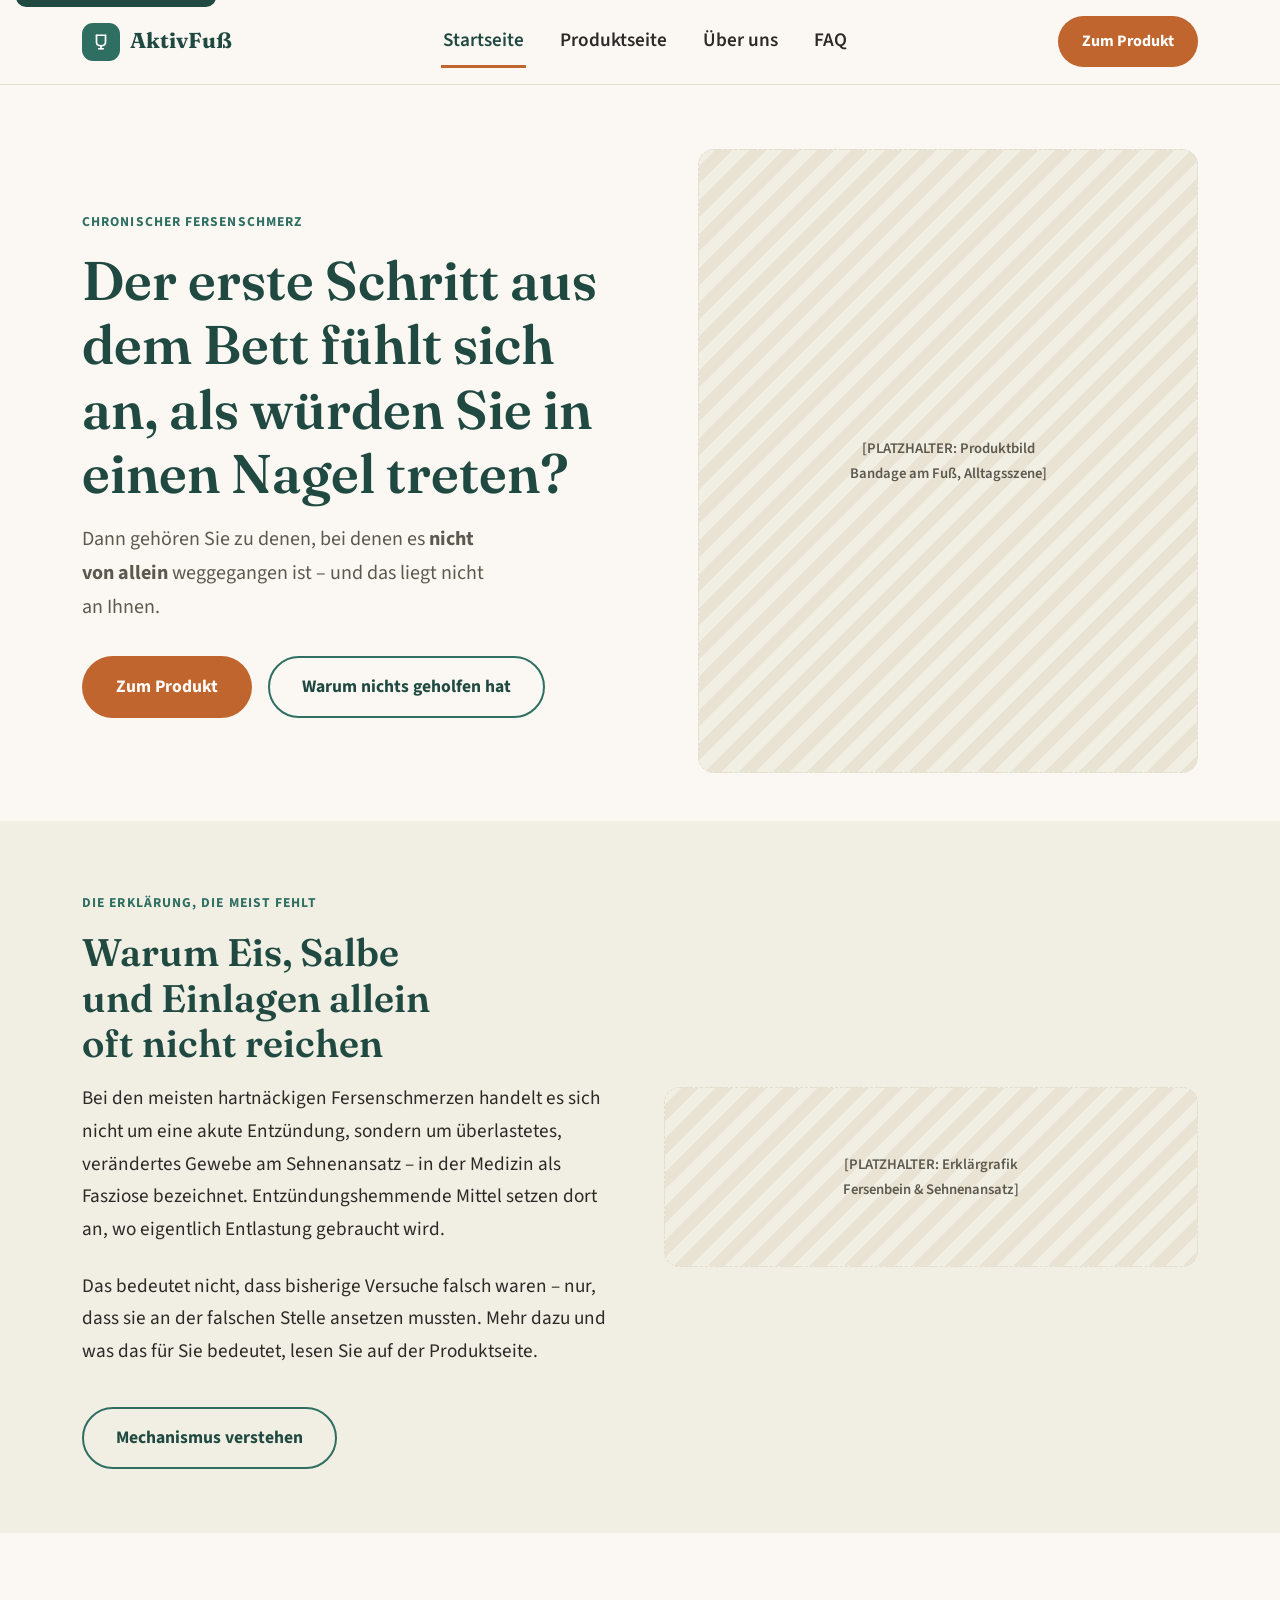
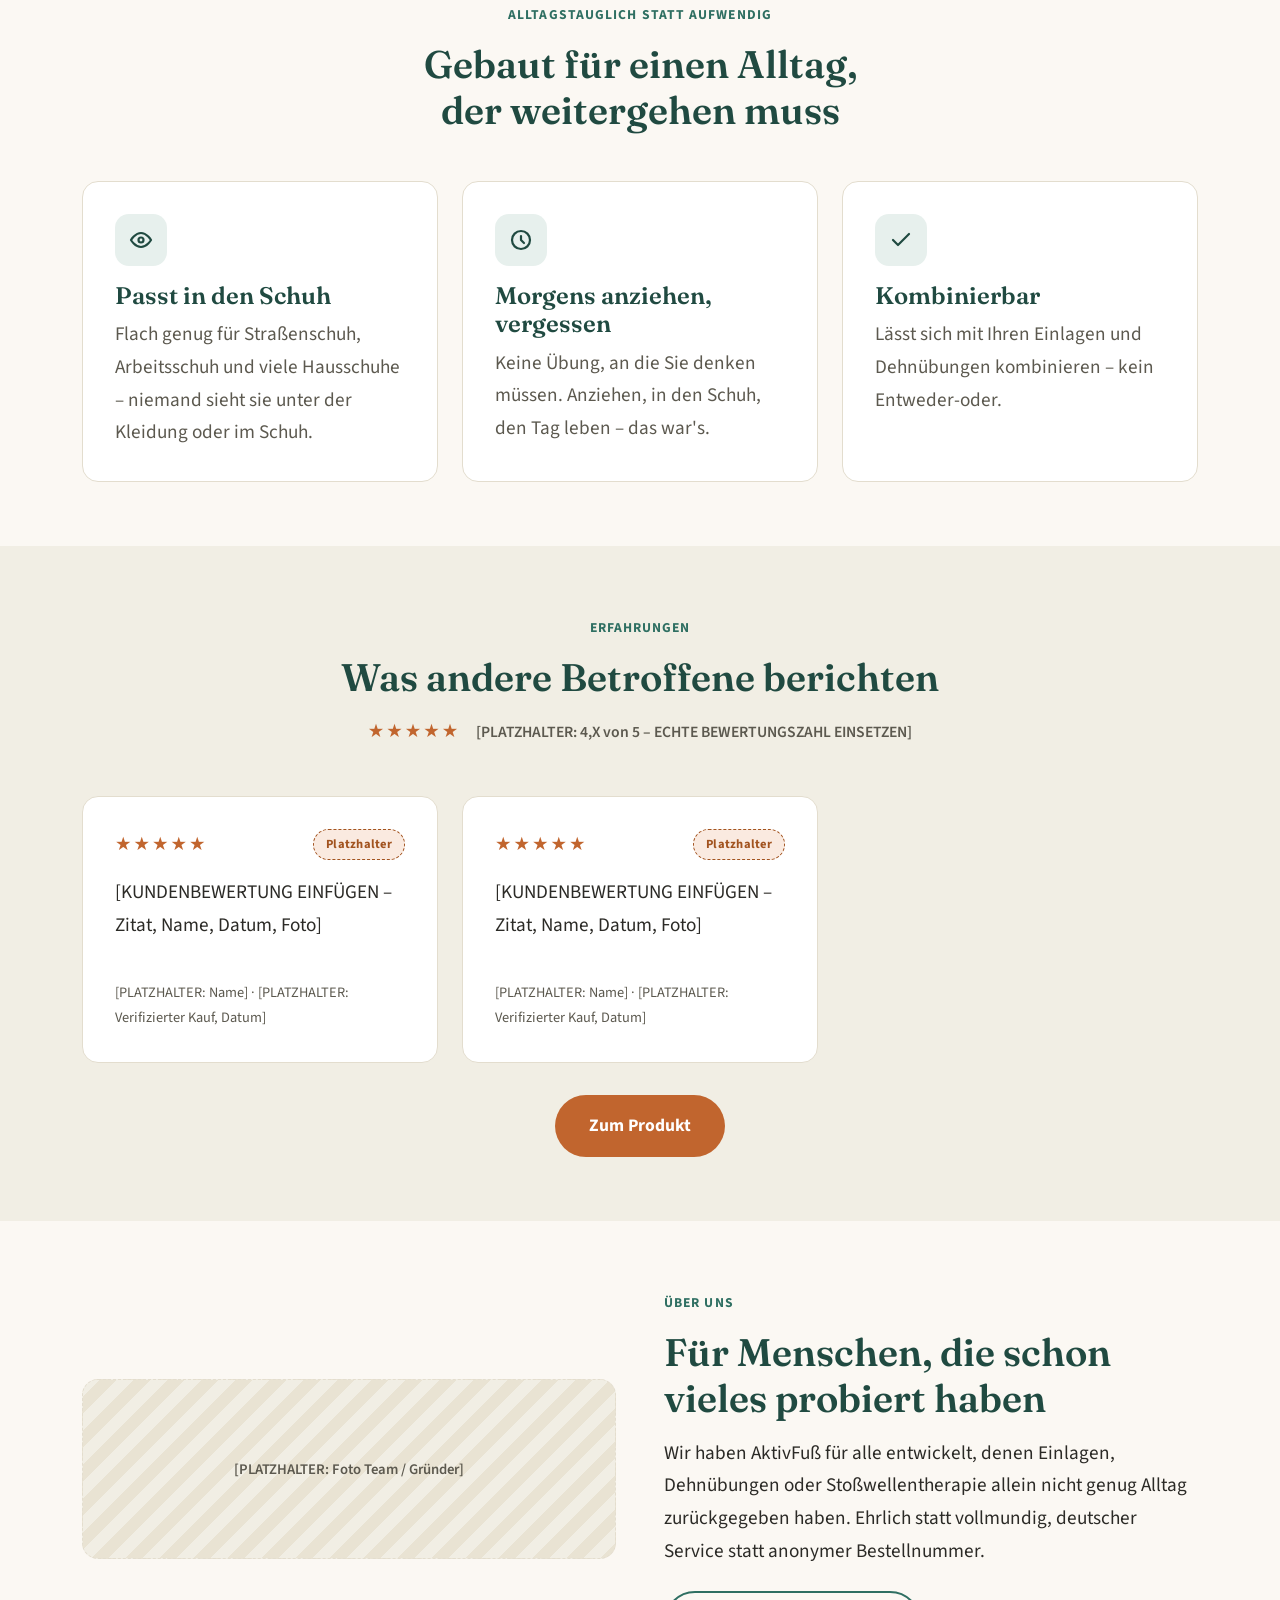
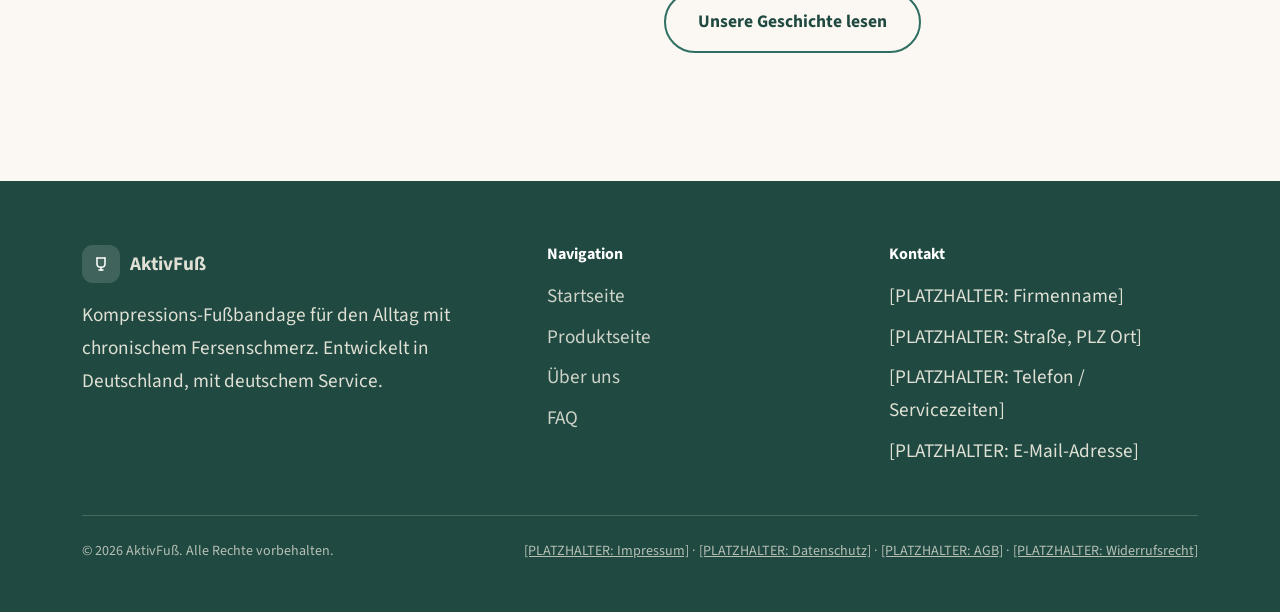
<file: index.html>
<!doctype html>
<html lang="de">
<head>
  <meta charset="utf-8">
  <meta name="viewport" content="width=device-width, initial-scale=1, viewport-fit=cover">
  <title>AktivFuß Fersen-Bandage – Entlastung bei chronischem Fersenschmerz</title>
  <meta name="description" content="Kompressions-Fußbandage für Menschen mit chronischem Fersenschmerz und Plantarfasziitis. Täglich tragbar, im Schuh unsichtbar, deutscher Service.">
  <link rel="preconnect" href="https://fonts.googleapis.com">
  <link rel="preconnect" href="https://fonts.gstatic.com" crossorigin>
  <link href="https://fonts.googleapis.com/css2?family=Fraunces:wght@500;600;700&family=Source+Sans+3:wght@400;600;700&display=swap" rel="stylesheet">
  <link rel="stylesheet" href="styles.css">
</head>
<body>
  <a class="skip-link" href="#main">Zum Inhalt springen</a>

  <!-- ============ HEADER (identisch auf allen Seiten) ============ -->
  <header class="site-header">
    <div class="container nav">
      <a class="brand" href="index.html">
        <span class="brand-mark">
          <svg width="18" height="18" viewBox="0 0 24 24" fill="none" stroke="#fff" stroke-width="2.3" stroke-linecap="round"><path d="M6 3v9c0 3 2 5 6 5s6-2 6-5V3"/><path d="M6 3h12"/><path d="M9 21h6"/><path d="M12 17v4"/></svg>
        </span>
        AktivFuß
      </a>
      <nav class="nav-list" aria-label="Hauptnavigation">
        <a class="nav-link is-active" href="index.html" aria-current="page">Startseite</a>
        <a class="nav-link" href="produkt.html">Produktseite</a>
        <a class="nav-link" href="ueber-uns.html">Über uns</a>
        <a class="nav-link" href="faq.html">FAQ</a>
      </nav>
      <div class="nav-right">
        <a class="btn btn-primary btn-small desktop-only" href="produkt.html">Zum Produkt</a>
        <button class="nav-toggle" aria-label="Menü öffnen" aria-expanded="false" aria-controls="off-canvas-menu">
          <svg width="22" height="22" viewBox="0 0 24 24" fill="none" stroke="currentColor" stroke-width="2.3" stroke-linecap="round"><path d="M4 7h16M4 12h16M4 17h16"/></svg>
        </button>
      </div>
    </div>
  </header>

  <div class="off-canvas" id="off-canvas-menu" data-open="false">
    <div class="off-canvas-backdrop"></div>
    <div class="off-canvas-panel" role="dialog" aria-modal="true" aria-label="Menü">
      <button class="off-canvas-close" aria-label="Menü schließen">
        <svg width="22" height="22" viewBox="0 0 24 24" fill="none" stroke="currentColor" stroke-width="2.3" stroke-linecap="round"><path d="M6 6l12 12M18 6L6 18"/></svg>
      </button>
      <ul class="off-canvas-list">
        <li><a class="is-active" href="index.html">Startseite</a></li>
        <li><a href="produkt.html">Produktseite</a></li>
        <li><a href="ueber-uns.html">Über uns</a></li>
        <li><a href="faq.html">FAQ</a></li>
      </ul>
      <a class="btn btn-primary btn-block" href="produkt.html">Zum Produkt</a>
    </div>
  </div>
  <!-- ============ /HEADER ============ -->

  <main id="main">

    <!-- 1. Hero: Glied 1+2 der Glaubenskette -->
    <section class="hero">
      <div class="container hero-grid">
        <div>
          <span class="eyebrow">Chronischer Fersenschmerz</span>
          <h1>Der erste Schritt aus dem Bett fühlt sich an, als würden Sie in einen Nagel treten?</h1>
          <p class="hero-lede">Dann gehören Sie zu denen, bei denen es <strong>nicht von allein</strong> weggegangen ist – und das liegt nicht an Ihnen.</p>
          <div class="hero-ctas">
            <a href="produkt.html" class="btn btn-primary">Zum Produkt</a>
            <a href="#warum" class="btn btn-secondary">Warum nichts geholfen hat</a>
          </div>
        </div>
        <div class="img-placeholder" role="img" aria-label="[PLATZHALTER: Produktbild – AktivFuß Bandage am Fuß, ruhige Alltagssituation]">
          [PLATZHALTER: Produktbild<br>Bandage am Fuß, Alltagsszene]
        </div>
      </div>
    </section>

    <!-- 2. Warum nichts geholfen hat – Fasziose-Reframe (Glied 2) -->
    <section id="warum" class="section section--alt">
      <div class="container split">
        <div>
          <span class="eyebrow">Die Erklärung, die meist fehlt</span>
          <h2>Warum Eis, Salbe und Einlagen allein oft nicht reichen</h2>
          <p>Bei den meisten hartnäckigen Fersenschmerzen handelt es sich nicht um eine akute Entzündung, sondern um überlastetes, verändertes Gewebe am Sehnenansatz – in der Medizin als Fasziose bezeichnet. Entzündungshemmende Mittel setzen dort an, wo eigentlich Entlastung gebraucht wird.</p>
          <p>Das bedeutet nicht, dass bisherige Versuche falsch waren – nur, dass sie an der falschen Stelle ansetzen mussten. Mehr dazu und was das für Sie bedeutet, lesen Sie auf der Produktseite.</p>
          <a href="produkt.html#mechanismus" class="btn btn-secondary" style="margin-top: var(--space-2);">Mechanismus verstehen</a>
        </div>
        <div class="img-placeholder" role="img" aria-label="[PLATZHALTER: Illustration Sehnenansatz Ferse]">
          [PLATZHALTER: Erklärgrafik<br>Fersenbein &amp; Sehnenansatz]
        </div>
      </div>
    </section>

    <!-- 3. Die Bandage im Alltag – 3 Kacheln -->
    <section class="section">
      <div class="container">
        <div class="section-head center">
          <span class="eyebrow">Alltagstauglich statt aufwendig</span>
          <h2>Gebaut für einen Alltag, der weitergehen muss</h2>
        </div>
        <div class="tile-grid">
          <div class="tile">
            <div class="tile-icon">
              <svg width="24" height="24" viewBox="0 0 24 24" fill="none" stroke="currentColor" stroke-width="2.2" stroke-linecap="round" stroke-linejoin="round"><path d="M2 12s4-7 10-7 10 7 10 7-4 7-10 7-10-7-10-7Z"/><circle cx="12" cy="12" r="2.5"/></svg>
            </div>
            <h3>Passt in den Schuh</h3>
            <p>Flach genug für Straßenschuh, Arbeitsschuh und viele Hausschuhe – niemand sieht sie unter der Kleidung oder im Schuh.</p>
          </div>
          <div class="tile">
            <div class="tile-icon">
              <svg width="24" height="24" viewBox="0 0 24 24" fill="none" stroke="currentColor" stroke-width="2.2" stroke-linecap="round" stroke-linejoin="round"><path d="M12 8v4l3 3"/><circle cx="12" cy="12" r="9"/></svg>
            </div>
            <h3>Morgens anziehen, vergessen</h3>
            <p>Keine Übung, an die Sie denken müssen. Anziehen, in den Schuh, den Tag leben – das war's.</p>
          </div>
          <div class="tile">
            <div class="tile-icon">
              <svg width="24" height="24" viewBox="0 0 24 24" fill="none" stroke="currentColor" stroke-width="2.2" stroke-linecap="round" stroke-linejoin="round"><path d="M20 6 9 17l-5-5"/></svg>
            </div>
            <h3>Kombinierbar</h3>
            <p>Lässt sich mit Ihren Einlagen und Dehnübungen kombinieren – kein Entweder-oder.</p>
          </div>
        </div>
      </div>
    </section>

    <!-- 4. Social-Proof-Teaser -->
    <section class="section section--alt">
      <div class="container">
        <div class="section-head center">
          <span class="eyebrow">Erfahrungen</span>
          <h2>Was andere Betroffene berichten</h2>
          <div class="rating-line" style="justify-content:center;">
            <span class="stars" aria-hidden="true">★★★★★</span>
            <span>[PLATZHALTER: 4,X von 5 – ECHTE BEWERTUNGSZAHL EINSETZEN]</span>
          </div>
        </div>
        <div class="testimonial-grid">
          <div class="testimonial-card">
            <div class="testimonial-top">
              <span class="stars" aria-hidden="true">★★★★★</span>
              <span class="placeholder-tag">Platzhalter</span>
            </div>
            <p class="testimonial-quote">[KUNDENBEWERTUNG EINFÜGEN – Zitat, Name, Datum, Foto]</p>
            <p class="testimonial-meta">[PLATZHALTER: Name] · [PLATZHALTER: Verifizierter Kauf, Datum]</p>
          </div>
          <div class="testimonial-card">
            <div class="testimonial-top">
              <span class="stars" aria-hidden="true">★★★★★</span>
              <span class="placeholder-tag">Platzhalter</span>
            </div>
            <p class="testimonial-quote">[KUNDENBEWERTUNG EINFÜGEN – Zitat, Name, Datum, Foto]</p>
            <p class="testimonial-meta">[PLATZHALTER: Name] · [PLATZHALTER: Verifizierter Kauf, Datum]</p>
          </div>
        </div>
        <div style="text-align:center; margin-top: var(--space-4);">
          <a href="produkt.html" class="btn btn-primary">Zum Produkt</a>
        </div>
      </div>
    </section>

    <!-- 5. Über-uns-Teaser -->
    <section class="section">
      <div class="container split reverse">
        <div class="split-media img-placeholder" role="img" aria-label="[PLATZHALTER: Team- oder Gründerfoto]">
          [PLATZHALTER: Foto Team / Gründer]
        </div>
        <div>
          <span class="eyebrow">Über uns</span>
          <h2>Für Menschen, die schon vieles probiert haben</h2>
          <p>Wir haben AktivFuß für alle entwickelt, denen Einlagen, Dehnübungen oder Stoßwellentherapie allein nicht genug Alltag zurückgegeben haben. Ehrlich statt vollmundig, deutscher Service statt anonymer Bestellnummer.</p>
          <a href="ueber-uns.html" class="btn btn-secondary">Unsere Geschichte lesen</a>
        </div>
      </div>
    </section>

  </main>

  <!-- ============ FOOTER (identisch auf allen Seiten) ============ -->
  <footer class="site-footer">
    <div class="container">
      <div class="footer-grid">
        <div>
          <div class="footer-brand">
            <span class="brand-mark">
              <svg width="16" height="16" viewBox="0 0 24 24" fill="none" stroke="#fff" stroke-width="2.3" stroke-linecap="round"><path d="M6 3v9c0 3 2 5 6 5s6-2 6-5V3"/><path d="M6 3h12"/><path d="M9 21h6"/><path d="M12 17v4"/></svg>
            </span>
            <strong>AktivFuß</strong>
          </div>
          <p>Kompressions-Fußbandage für den Alltag mit chronischem Fersenschmerz. Entwickelt in Deutschland, mit deutschem Service.</p>
        </div>
        <div>
          <h4>Navigation</h4>
          <ul>
            <li><a href="index.html">Startseite</a></li>
            <li><a href="produkt.html">Produktseite</a></li>
            <li><a href="ueber-uns.html">Über uns</a></li>
            <li><a href="faq.html">FAQ</a></li>
          </ul>
        </div>
        <div>
          <h4>Kontakt</h4>
          <ul>
            <li>[PLATZHALTER: Firmenname]</li>
            <li>[PLATZHALTER: Straße, PLZ Ort]</li>
            <li>[PLATZHALTER: Telefon / Servicezeiten]</li>
            <li>[PLATZHALTER: E-Mail-Adresse]</li>
          </ul>
        </div>
      </div>
      <div class="footer-bottom">
        <span>© 2026 AktivFuß. Alle Rechte vorbehalten.</span>
        <span><a href="#">[PLATZHALTER: Impressum]</a> · <a href="#">[PLATZHALTER: Datenschutz]</a> · <a href="#">[PLATZHALTER: AGB]</a> · <a href="#">[PLATZHALTER: Widerrufsrecht]</a></span>
      </div>
    </div>
  </footer>

  <script src="script.js"></script>
</body>
</html>
</file>
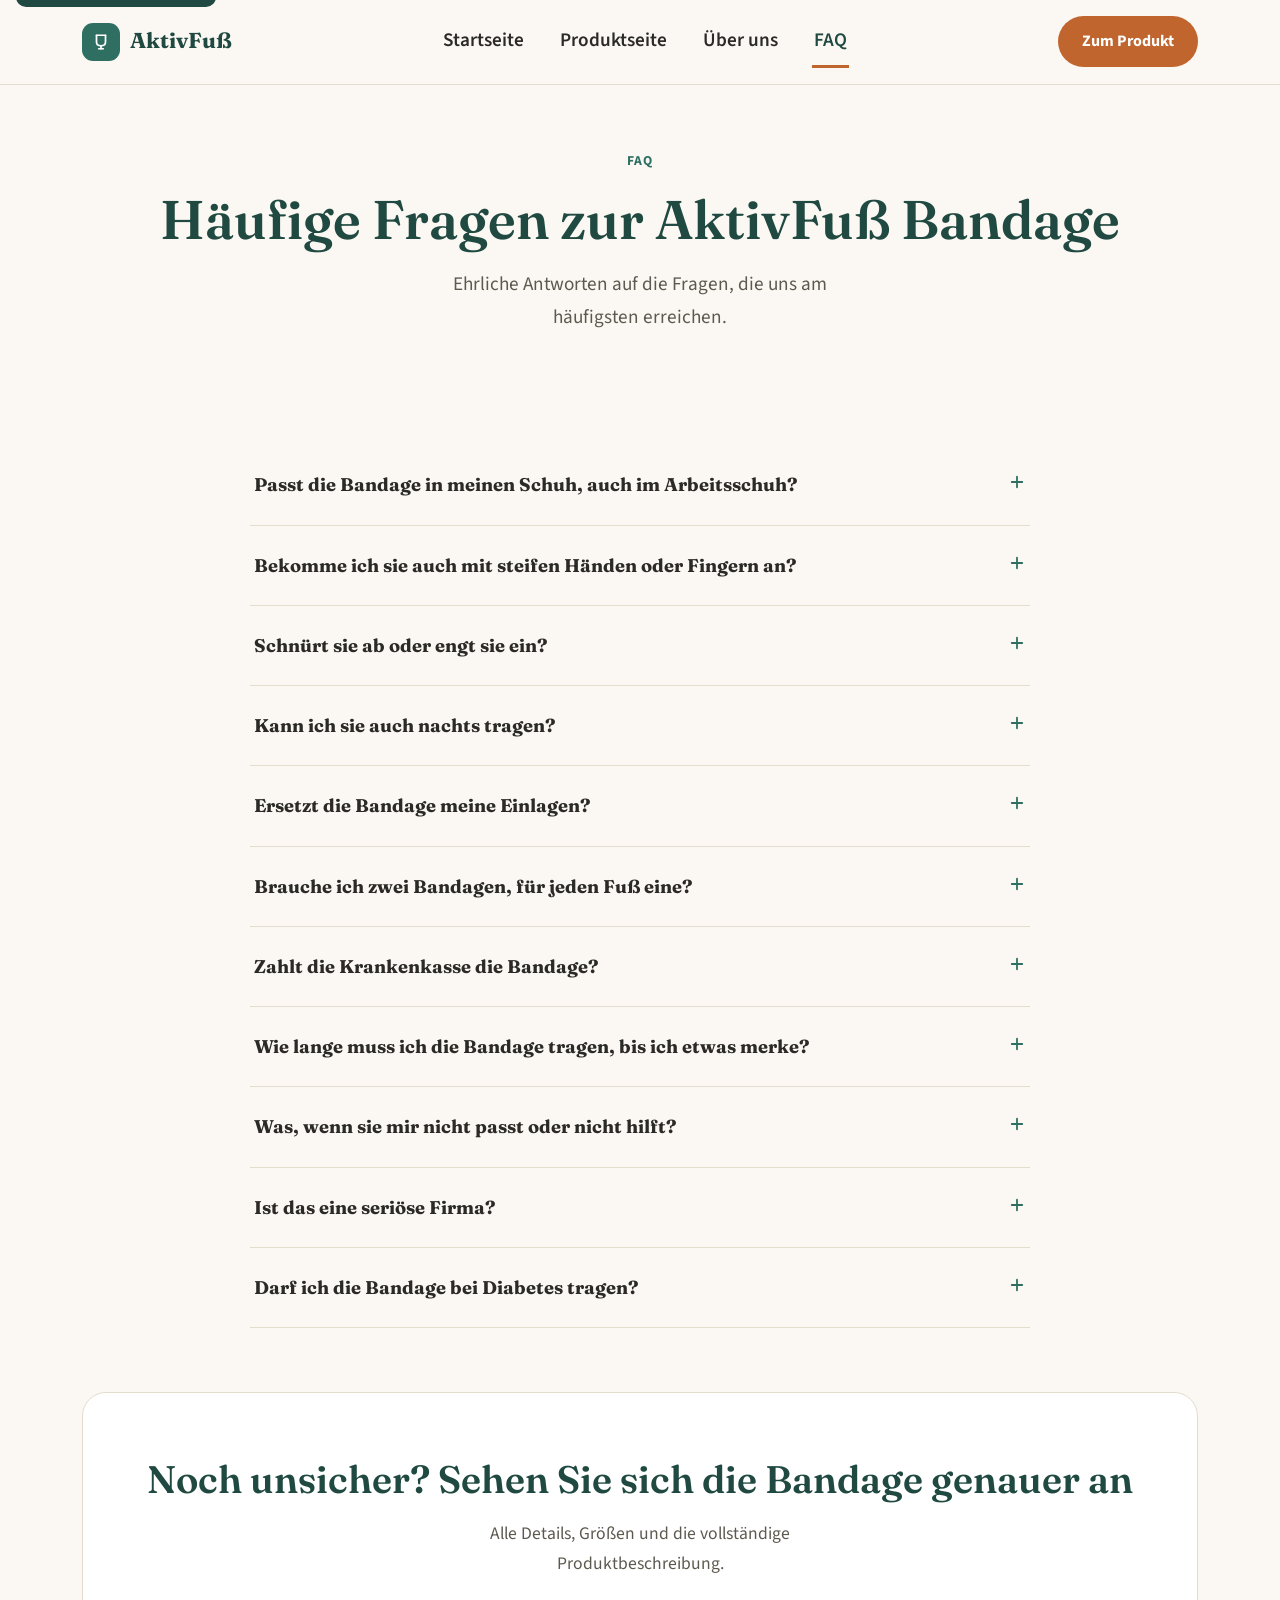
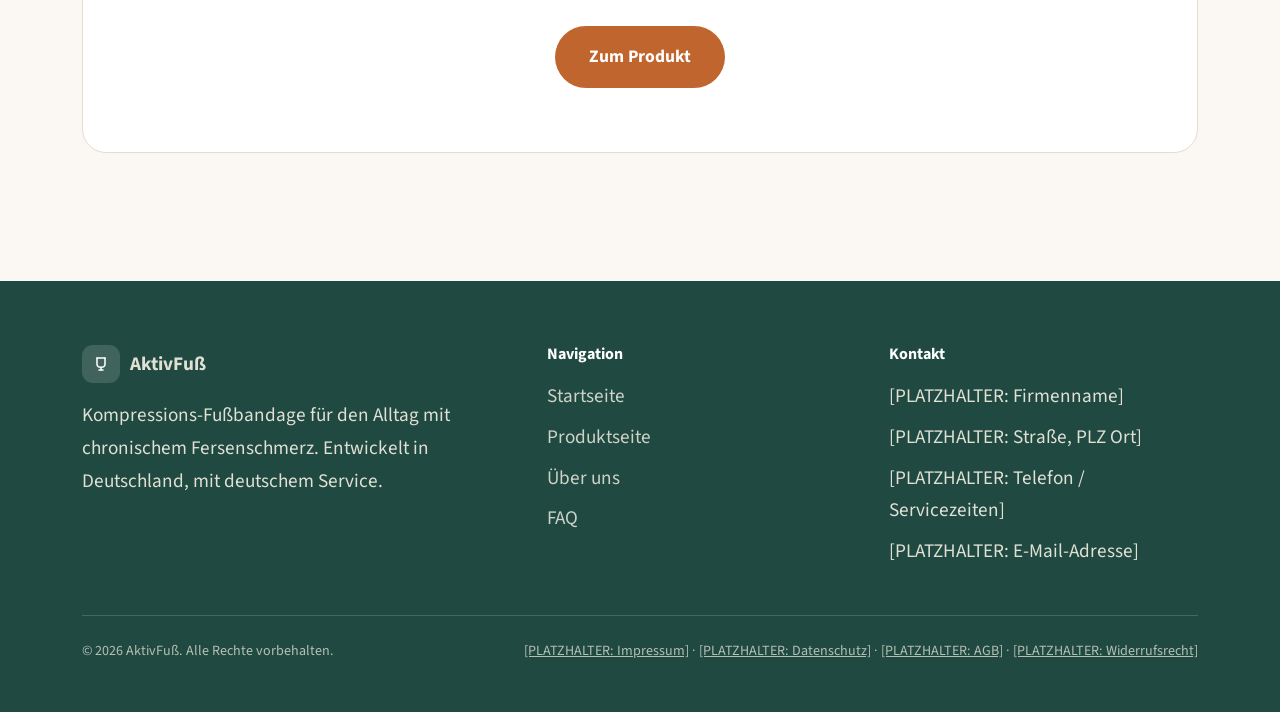
<file: faq.html>
<!doctype html>
<html lang="de">
<head>
  <meta charset="utf-8">
  <meta name="viewport" content="width=device-width, initial-scale=1, viewport-fit=cover">
  <title>Häufige Fragen zur AktivFuß Fersen-Bandage</title>
  <meta name="description" content="Antworten auf die häufigsten Fragen zur AktivFuß Kompressions-Fußbandage: Passform, Diabetes, Krankenkasse, Rückgabe und mehr.">
  <link rel="preconnect" href="https://fonts.googleapis.com">
  <link rel="preconnect" href="https://fonts.gstatic.com" crossorigin>
  <link href="https://fonts.googleapis.com/css2?family=Fraunces:wght@500;600;700&family=Source+Sans+3:wght@400;600;700&display=swap" rel="stylesheet">
  <link rel="stylesheet" href="styles.css">
</head>
<body>
  <a class="skip-link" href="#main">Zum Inhalt springen</a>

  <!-- ============ HEADER (identisch auf allen Seiten) ============ -->
  <header class="site-header">
    <div class="container nav">
      <a class="brand" href="index.html">
        <span class="brand-mark">
          <svg width="18" height="18" viewBox="0 0 24 24" fill="none" stroke="#fff" stroke-width="2.3" stroke-linecap="round"><path d="M6 3v9c0 3 2 5 6 5s6-2 6-5V3"/><path d="M6 3h12"/><path d="M9 21h6"/><path d="M12 17v4"/></svg>
        </span>
        AktivFuß
      </a>
      <nav class="nav-list" aria-label="Hauptnavigation">
        <a class="nav-link" href="index.html">Startseite</a>
        <a class="nav-link" href="produkt.html">Produktseite</a>
        <a class="nav-link" href="ueber-uns.html">Über uns</a>
        <a class="nav-link is-active" href="faq.html" aria-current="page">FAQ</a>
      </nav>
      <div class="nav-right">
        <a class="btn btn-primary btn-small desktop-only" href="produkt.html">Zum Produkt</a>
        <button class="nav-toggle" aria-label="Menü öffnen" aria-expanded="false" aria-controls="off-canvas-menu">
          <svg width="22" height="22" viewBox="0 0 24 24" fill="none" stroke="currentColor" stroke-width="2.3" stroke-linecap="round"><path d="M4 7h16M4 12h16M4 17h16"/></svg>
        </button>
      </div>
    </div>
  </header>

  <div class="off-canvas" id="off-canvas-menu" data-open="false">
    <div class="off-canvas-backdrop"></div>
    <div class="off-canvas-panel" role="dialog" aria-modal="true" aria-label="Menü">
      <button class="off-canvas-close" aria-label="Menü schließen">
        <svg width="22" height="22" viewBox="0 0 24 24" fill="none" stroke="currentColor" stroke-width="2.3" stroke-linecap="round"><path d="M6 6l12 12M18 6L6 18"/></svg>
      </button>
      <ul class="off-canvas-list">
        <li><a href="index.html">Startseite</a></li>
        <li><a href="produkt.html">Produktseite</a></li>
        <li><a href="ueber-uns.html">Über uns</a></li>
        <li><a class="is-active" href="faq.html">FAQ</a></li>
      </ul>
      <a class="btn btn-primary btn-block" href="produkt.html">Zum Produkt</a>
    </div>
  </div>
  <!-- ============ /HEADER ============ -->

  <main id="main">

    <section class="page-hero">
      <div class="container">
        <span class="eyebrow">FAQ</span>
        <h1>Häufige Fragen zur AktivFuß Bandage</h1>
        <p class="page-hero-lede">Ehrliche Antworten auf die Fragen, die uns am häufigsten erreichen.</p>
      </div>
    </section>

    <section class="section">
      <div class="container">
        <div style="max-width: 780px; margin-inline: auto;">

          <div class="accordion-item" data-open="false">
            <button class="accordion-trigger" aria-expanded="false">
              Passt die Bandage in meinen Schuh, auch im Arbeitsschuh?
              <span class="plus" aria-hidden="true"><svg width="18" height="18" viewBox="0 0 24 24" fill="none" stroke="currentColor" stroke-width="2.4" stroke-linecap="round"><path d="M12 5v14M5 12h14"/></svg></span>
            </button>
            <div class="accordion-panel"><div class="accordion-panel-inner"><p>In den meisten Fällen ja. Das dünne, flache Gestrick ist so konzipiert, dass es unter gängige Straßen-, Business- und Arbeitsschuhe passt, ohne den gewohnten Sitz spürbar zu verändern.</p></div></div>
          </div>

          <div class="accordion-item" data-open="false">
            <button class="accordion-trigger" aria-expanded="false">
              Bekomme ich sie auch mit steifen Händen oder Fingern an?
              <span class="plus" aria-hidden="true"><svg width="18" height="18" viewBox="0 0 24 24" fill="none" stroke="currentColor" stroke-width="2.4" stroke-linecap="round"><path d="M12 5v14M5 12h14"/></svg></span>
            </button>
            <div class="accordion-panel"><div class="accordion-panel-inner"><p>Die Bandage wird ohne Klettverschlüsse oder kleine Schnallen einfach über den Fuß gezogen. Das ist auch bei eingeschränkter Fingerfertigkeit in der Regel gut zu bewältigen.</p></div></div>
          </div>

          <div class="accordion-item" data-open="false">
            <button class="accordion-trigger" aria-expanded="false">
              Schnürt sie ab oder engt sie ein?
              <span class="plus" aria-hidden="true"><svg width="18" height="18" viewBox="0 0 24 24" fill="none" stroke="currentColor" stroke-width="2.4" stroke-linecap="round"><path d="M12 5v14M5 12h14"/></svg></span>
            </button>
            <div class="accordion-panel"><div class="accordion-panel-inner"><p>Die Kompression ist gezielt auf Ferse und Fußgewölbe verteilt und soll spürbaren Halt geben, nicht abschnüren. Bei richtiger Größenwahl berichten Kundinnen und Kunden von einem festen, aber angenehmen Sitz. Spüren Sie Taubheit, starkes Kribbeln oder Verfärbungen, nehmen Sie die Bandage ab und sprechen Sie mit Ihrem Arzt.</p></div></div>
          </div>

          <div class="accordion-item" data-open="false">
            <button class="accordion-trigger" aria-expanded="false">
              Kann ich sie auch nachts tragen?
              <span class="plus" aria-hidden="true"><svg width="18" height="18" viewBox="0 0 24 24" fill="none" stroke="currentColor" stroke-width="2.4" stroke-linecap="round"><path d="M12 5v14M5 12h14"/></svg></span>
            </button>
            <div class="accordion-panel"><div class="accordion-panel-inner"><p>Ja, das ist grundsätzlich möglich. Viele Kundinnen und Kunden nutzen sie vor allem tagsüber im Schuh und legen sie nachts ab, andere tragen sie auch im Schlaf. Hören Sie auf Ihr eigenes Empfinden.</p></div></div>
          </div>

          <div class="accordion-item" data-open="false">
            <button class="accordion-trigger" aria-expanded="false">
              Ersetzt die Bandage meine Einlagen?
              <span class="plus" aria-hidden="true"><svg width="18" height="18" viewBox="0 0 24 24" fill="none" stroke="currentColor" stroke-width="2.4" stroke-linecap="round"><path d="M12 5v14M5 12h14"/></svg></span>
            </button>
            <div class="accordion-panel"><div class="accordion-panel-inner"><p>Nein. Die Bandage lässt sich mit Ihren vorhandenen Einlagen und Dehnübungen kombinieren – sie ist als Ergänzung gedacht, nicht als Ersatz.</p></div></div>
          </div>

          <div class="accordion-item" data-open="false">
            <button class="accordion-trigger" aria-expanded="false">
              Brauche ich zwei Bandagen, für jeden Fuß eine?
              <span class="plus" aria-hidden="true"><svg width="18" height="18" viewBox="0 0 24 24" fill="none" stroke="currentColor" stroke-width="2.4" stroke-linecap="round"><path d="M12 5v14M5 12h14"/></svg></span>
            </button>
            <div class="accordion-panel"><div class="accordion-panel-inner"><p>Meist ist nur eine Ferse betroffen, daher wird die Bandage einzeln verkauft. Sind bei Ihnen beide Füße betroffen, bestellen Sie einfach zwei.</p></div></div>
          </div>

          <div class="accordion-item" data-open="false">
            <button class="accordion-trigger" aria-expanded="false">
              Zahlt die Krankenkasse die Bandage?
              <span class="plus" aria-hidden="true"><svg width="18" height="18" viewBox="0 0 24 24" fill="none" stroke="currentColor" stroke-width="2.4" stroke-linecap="round"><path d="M12 5v14M5 12h14"/></svg></span>
            </button>
            <div class="accordion-panel"><div class="accordion-panel-inner"><p>Ehrlich gesagt: in der Regel nicht. Dafür bekommen Sie sie ohne Arzttermin und ohne Wartezeit direkt zugeschickt.</p></div></div>
          </div>

          <div class="accordion-item" data-open="false">
            <button class="accordion-trigger" aria-expanded="false">
              Wie lange muss ich die Bandage tragen, bis ich etwas merke?
              <span class="plus" aria-hidden="true"><svg width="18" height="18" viewBox="0 0 24 24" fill="none" stroke="currentColor" stroke-width="2.4" stroke-linecap="round"><path d="M12 5v14M5 12h14"/></svg></span>
            </button>
            <div class="accordion-panel"><div class="accordion-panel-inner"><p>Das ist individuell verschieden. Viele Kundinnen und Kunden berichten, dass ihnen die ersten Schritte am Morgen nach einigen Wochen regelmäßigen Tragens leichter fallen. Ein Wirkversprechen für einen festen Zeitraum können wir seriös nicht geben.</p></div></div>
          </div>

          <div class="accordion-item" data-open="false">
            <button class="accordion-trigger" aria-expanded="false">
              Was, wenn sie mir nicht passt oder nicht hilft?
              <span class="plus" aria-hidden="true"><svg width="18" height="18" viewBox="0 0 24 24" fill="none" stroke="currentColor" stroke-width="2.4" stroke-linecap="round"><path d="M12 5v14M5 12h14"/></svg></span>
            </button>
            <div class="accordion-panel"><div class="accordion-panel-inner"><p>Sie senden sie innerhalb von 30 Tagen zurück, an eine deutsche Rücksendeadresse. Ohne Kleingedrucktes.</p></div></div>
          </div>

          <div class="accordion-item" data-open="false">
            <button class="accordion-trigger" aria-expanded="false">
              Ist das eine seriöse Firma?
              <span class="plus" aria-hidden="true"><svg width="18" height="18" viewBox="0 0 24 24" fill="none" stroke="currentColor" stroke-width="2.4" stroke-linecap="round"><path d="M12 5v14M5 12h14"/></svg></span>
            </button>
            <div class="accordion-panel"><div class="accordion-panel-inner"><p>Ja. Sie erreichen uns unter [PLATZHALTER: Kontaktdaten], mit Sitz und Rücksendeadresse in [PLATZHALTER: Land]. Alle rechtlichen Angaben finden Sie im [PLATZHALTER: Impressum].</p></div></div>
          </div>

          <div class="accordion-item" data-open="false">
            <button class="accordion-trigger" aria-expanded="false">
              Darf ich die Bandage bei Diabetes tragen?
              <span class="plus" aria-hidden="true"><svg width="18" height="18" viewBox="0 0 24 24" fill="none" stroke="currentColor" stroke-width="2.4" stroke-linecap="round"><path d="M12 5v14M5 12h14"/></svg></span>
            </button>
            <div class="accordion-panel"><div class="accordion-panel-inner"><p>Das lässt sich pauschal nicht beantworten und hängt von Ihrer individuellen Situation ab. Bei Diabetes, Durchblutungsstörungen oder Nervenschädigung bitte vorab ärztlich abklären, statt die Entscheidung allein zu treffen.</p></div></div>
          </div>

        </div>

        <div class="cta-band" style="margin-top: var(--space-6);">
          <h2>Noch unsicher? Sehen Sie sich die Bandage genauer an</h2>
          <p>Alle Details, Größen und die vollständige Produktbeschreibung.</p>
          <a href="produkt.html" class="btn btn-primary">Zum Produkt</a>
        </div>
      </div>
    </section>

  </main>

  <!-- ============ FOOTER (identisch auf allen Seiten) ============ -->
  <footer class="site-footer">
    <div class="container">
      <div class="footer-grid">
        <div>
          <div class="footer-brand">
            <span class="brand-mark">
              <svg width="16" height="16" viewBox="0 0 24 24" fill="none" stroke="#fff" stroke-width="2.3" stroke-linecap="round"><path d="M6 3v9c0 3 2 5 6 5s6-2 6-5V3"/><path d="M6 3h12"/><path d="M9 21h6"/><path d="M12 17v4"/></svg>
            </span>
            <strong>AktivFuß</strong>
          </div>
          <p>Kompressions-Fußbandage für den Alltag mit chronischem Fersenschmerz. Entwickelt in Deutschland, mit deutschem Service.</p>
        </div>
        <div>
          <h4>Navigation</h4>
          <ul>
            <li><a href="index.html">Startseite</a></li>
            <li><a href="produkt.html">Produktseite</a></li>
            <li><a href="ueber-uns.html">Über uns</a></li>
            <li><a href="faq.html">FAQ</a></li>
          </ul>
        </div>
        <div>
          <h4>Kontakt</h4>
          <ul>
            <li>[PLATZHALTER: Firmenname]</li>
            <li>[PLATZHALTER: Straße, PLZ Ort]</li>
            <li>[PLATZHALTER: Telefon / Servicezeiten]</li>
            <li>[PLATZHALTER: E-Mail-Adresse]</li>
          </ul>
        </div>
      </div>
      <div class="footer-bottom">
        <span>© 2026 AktivFuß. Alle Rechte vorbehalten.</span>
        <span><a href="#">[PLATZHALTER: Impressum]</a> · <a href="#">[PLATZHALTER: Datenschutz]</a> · <a href="#">[PLATZHALTER: AGB]</a> · <a href="#">[PLATZHALTER: Widerrufsrecht]</a></span>
      </div>
    </div>
  </footer>

  <script src="script.js"></script>
</body>
</html>
</file>
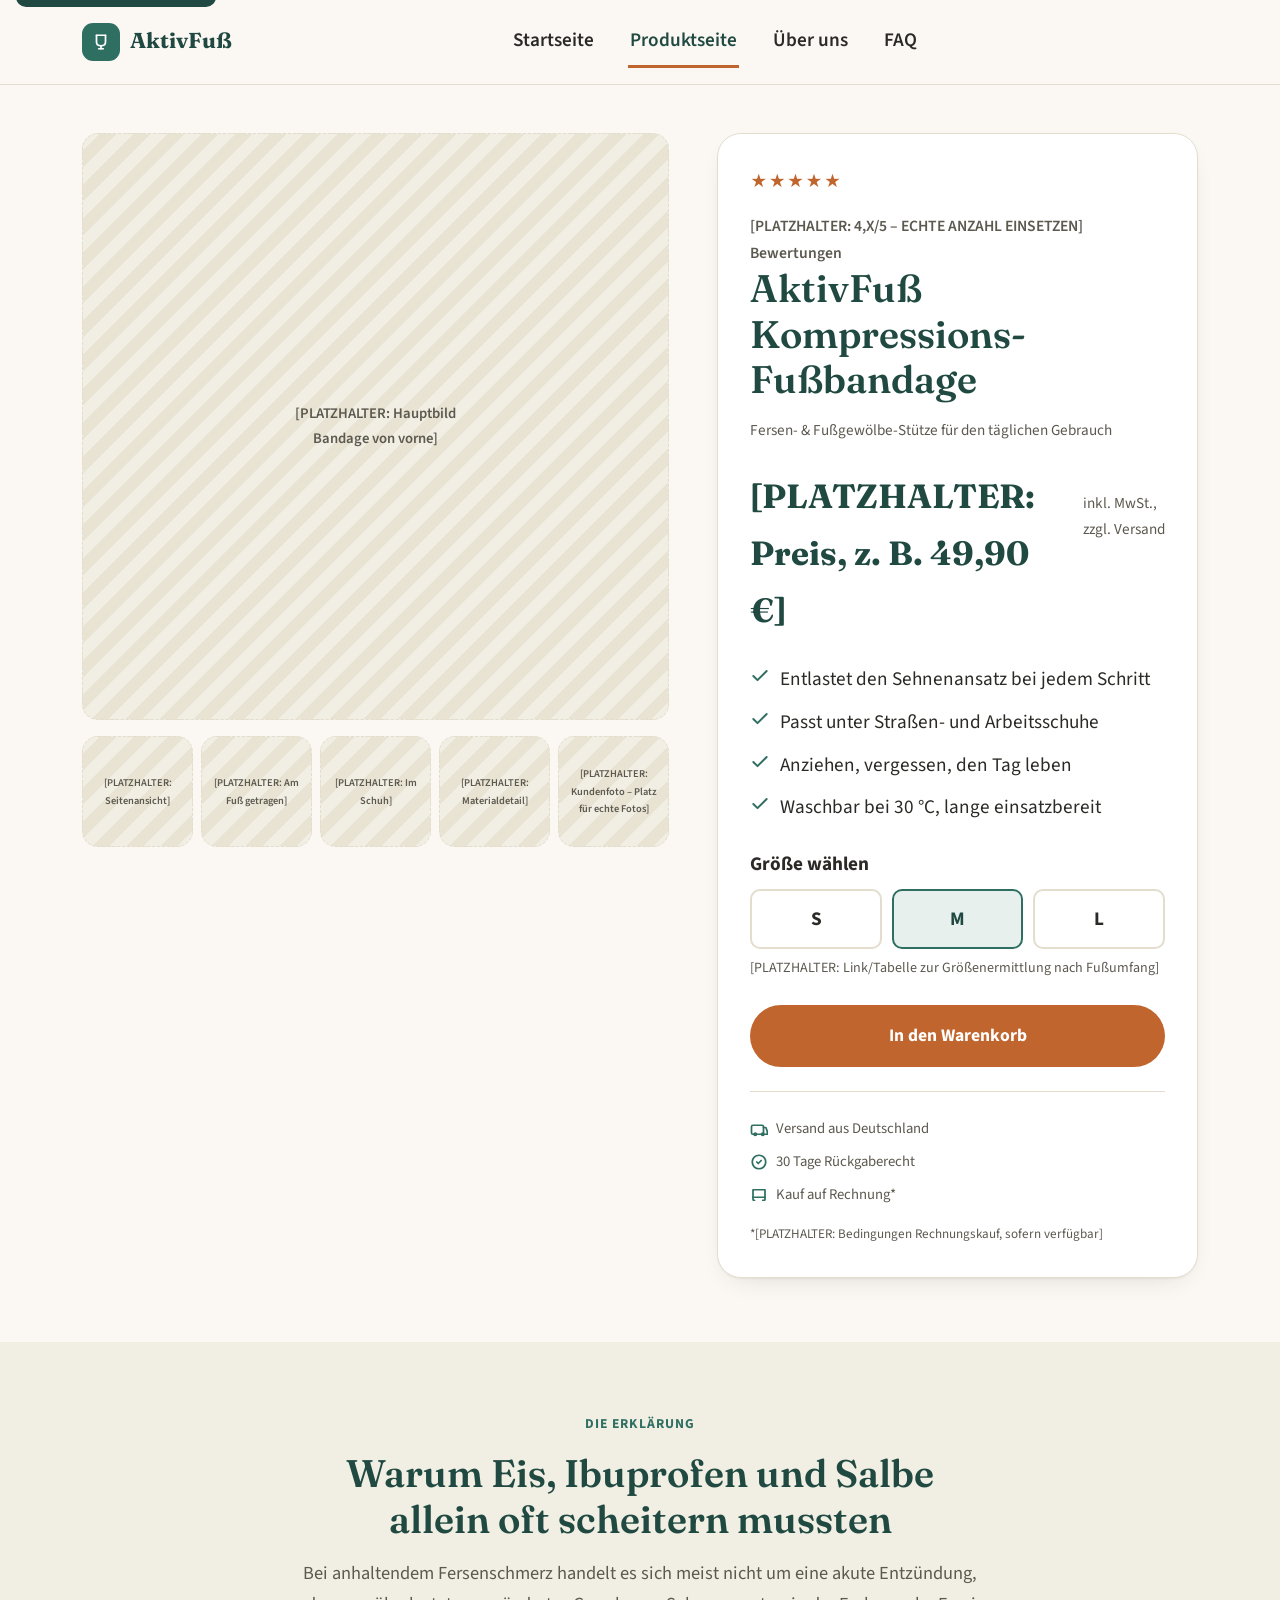
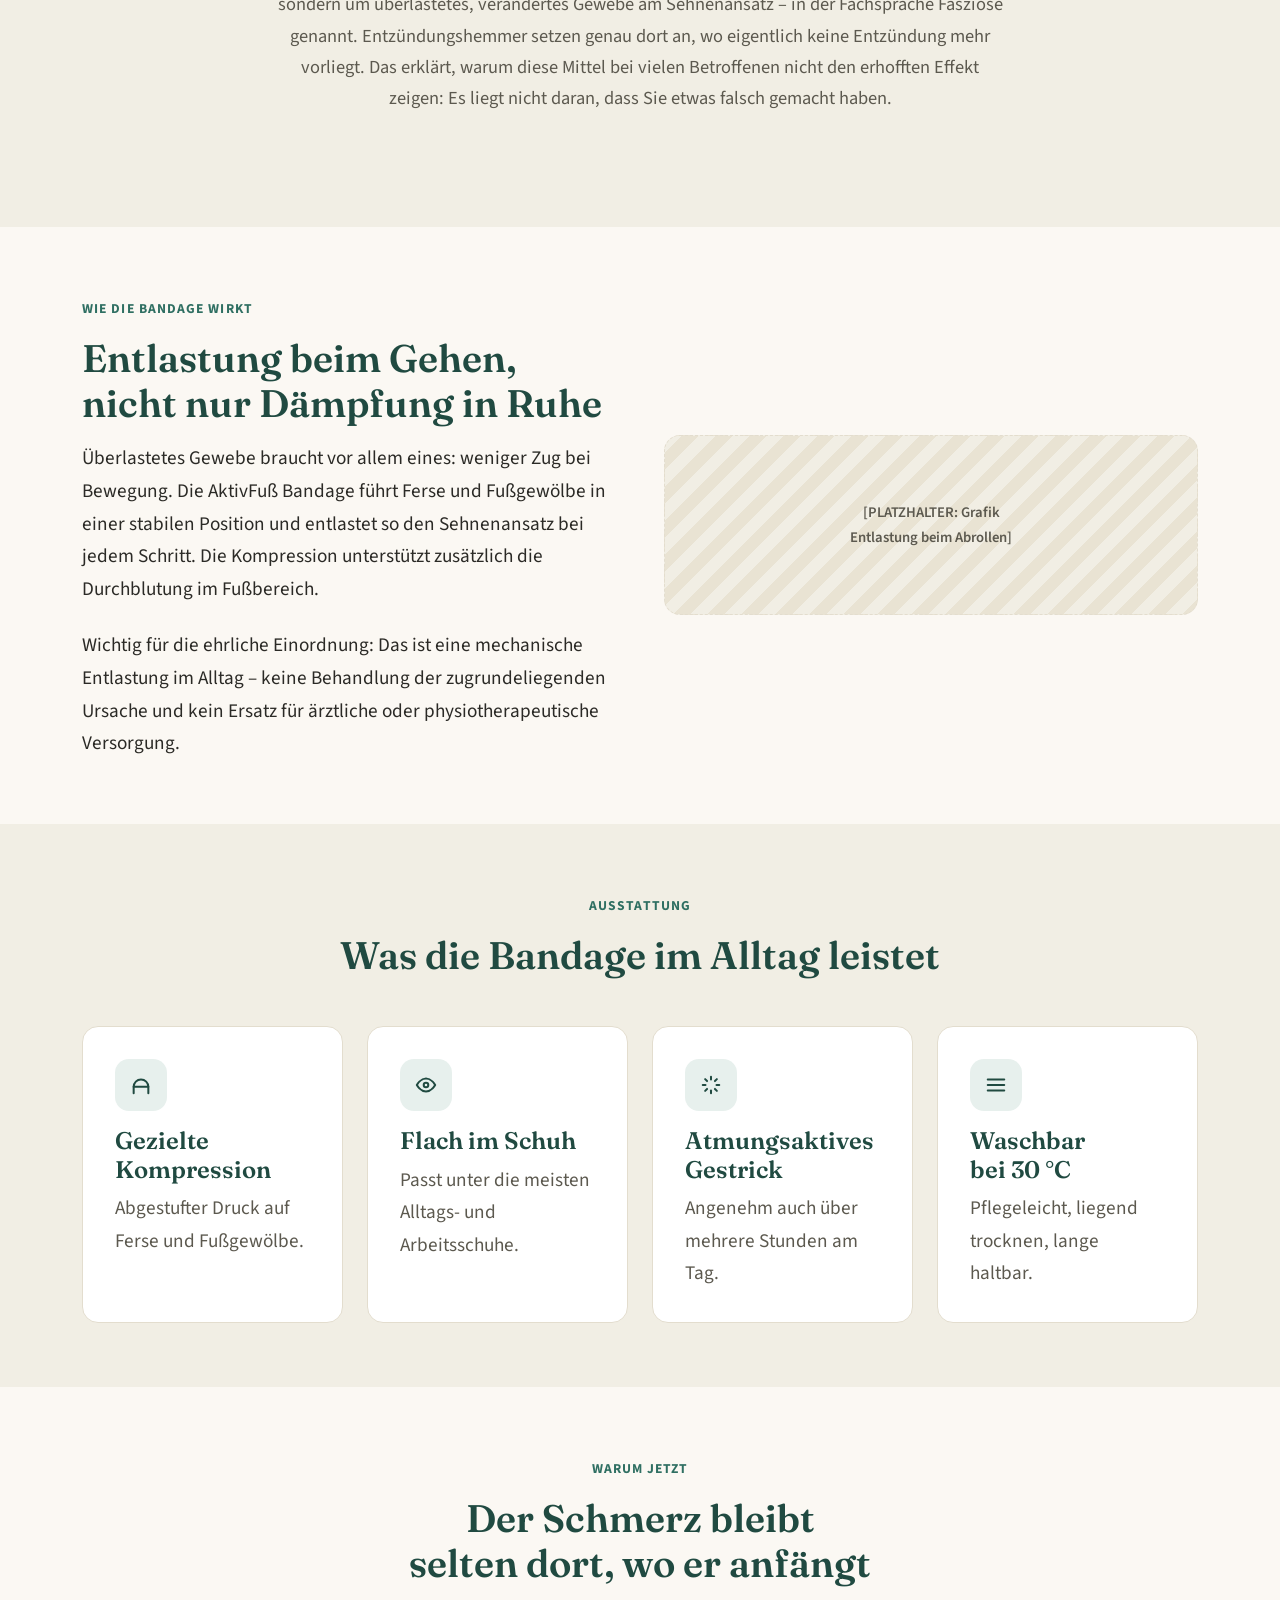
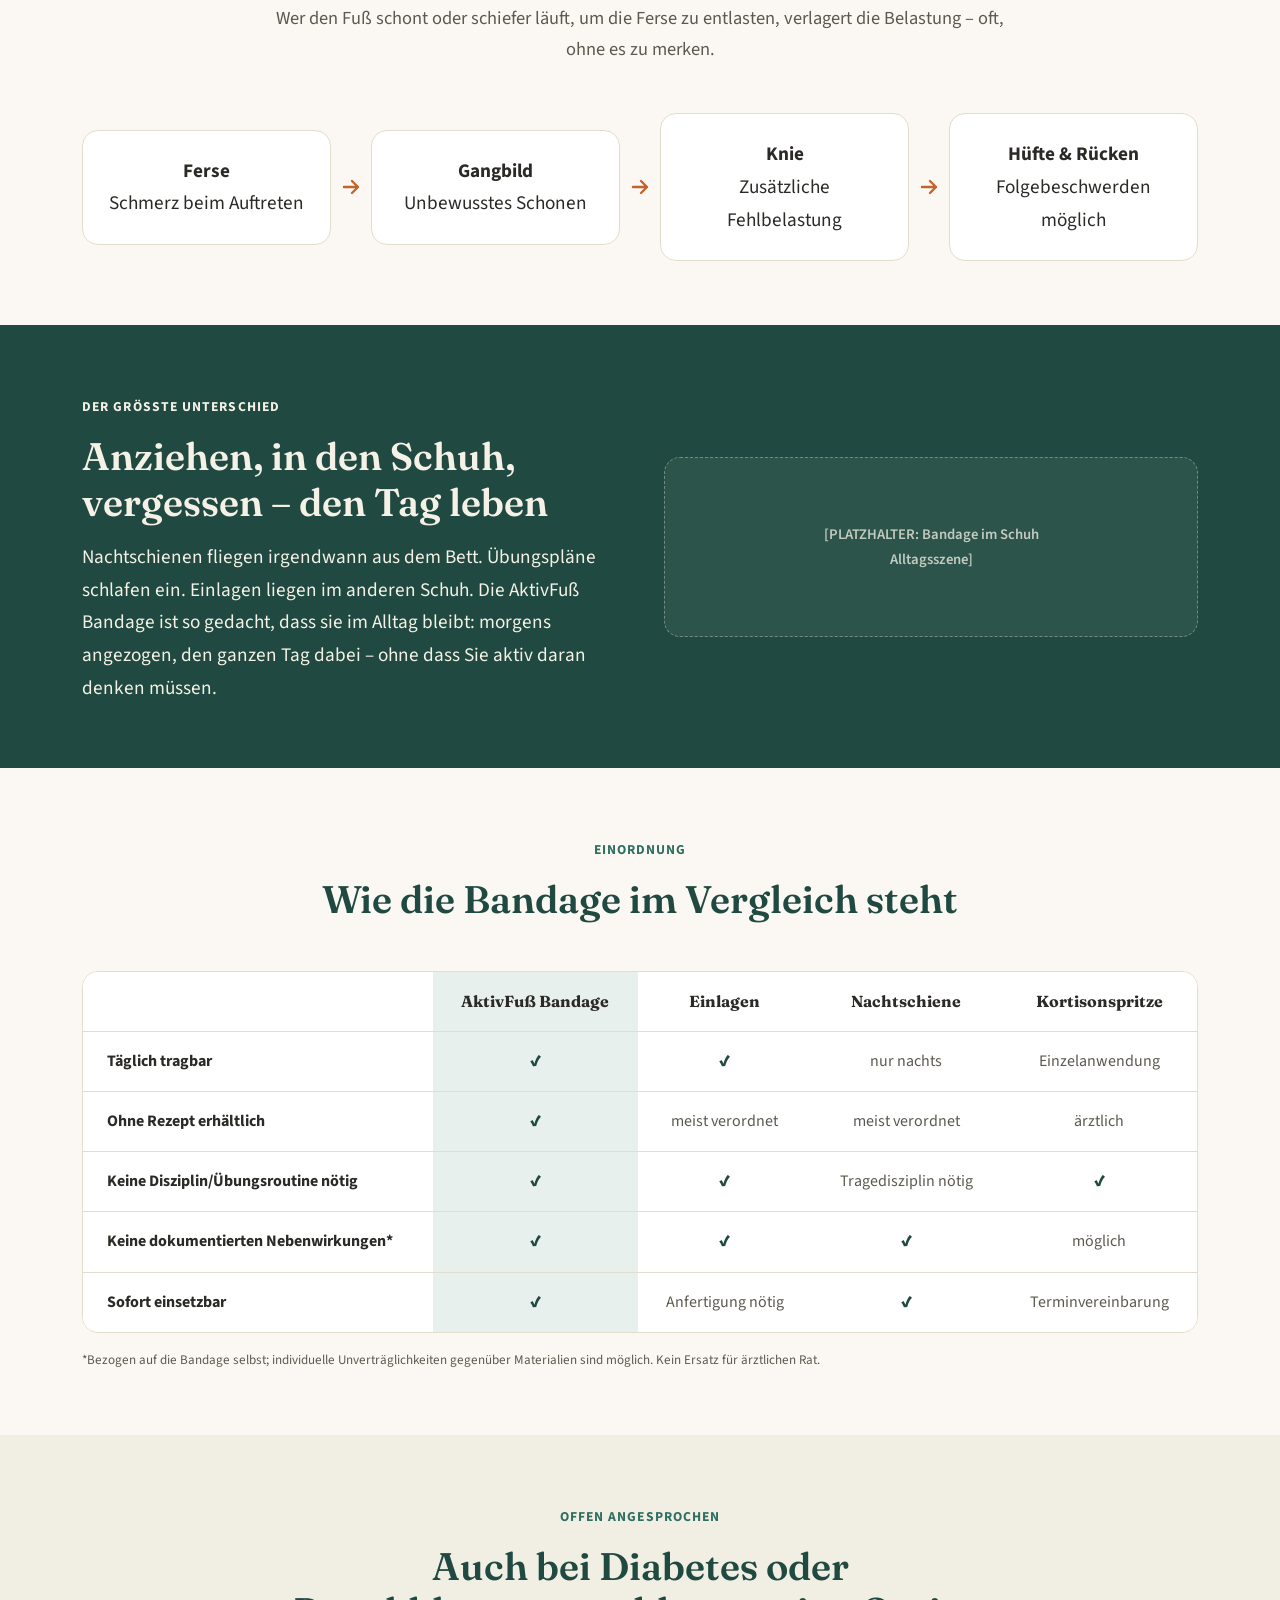
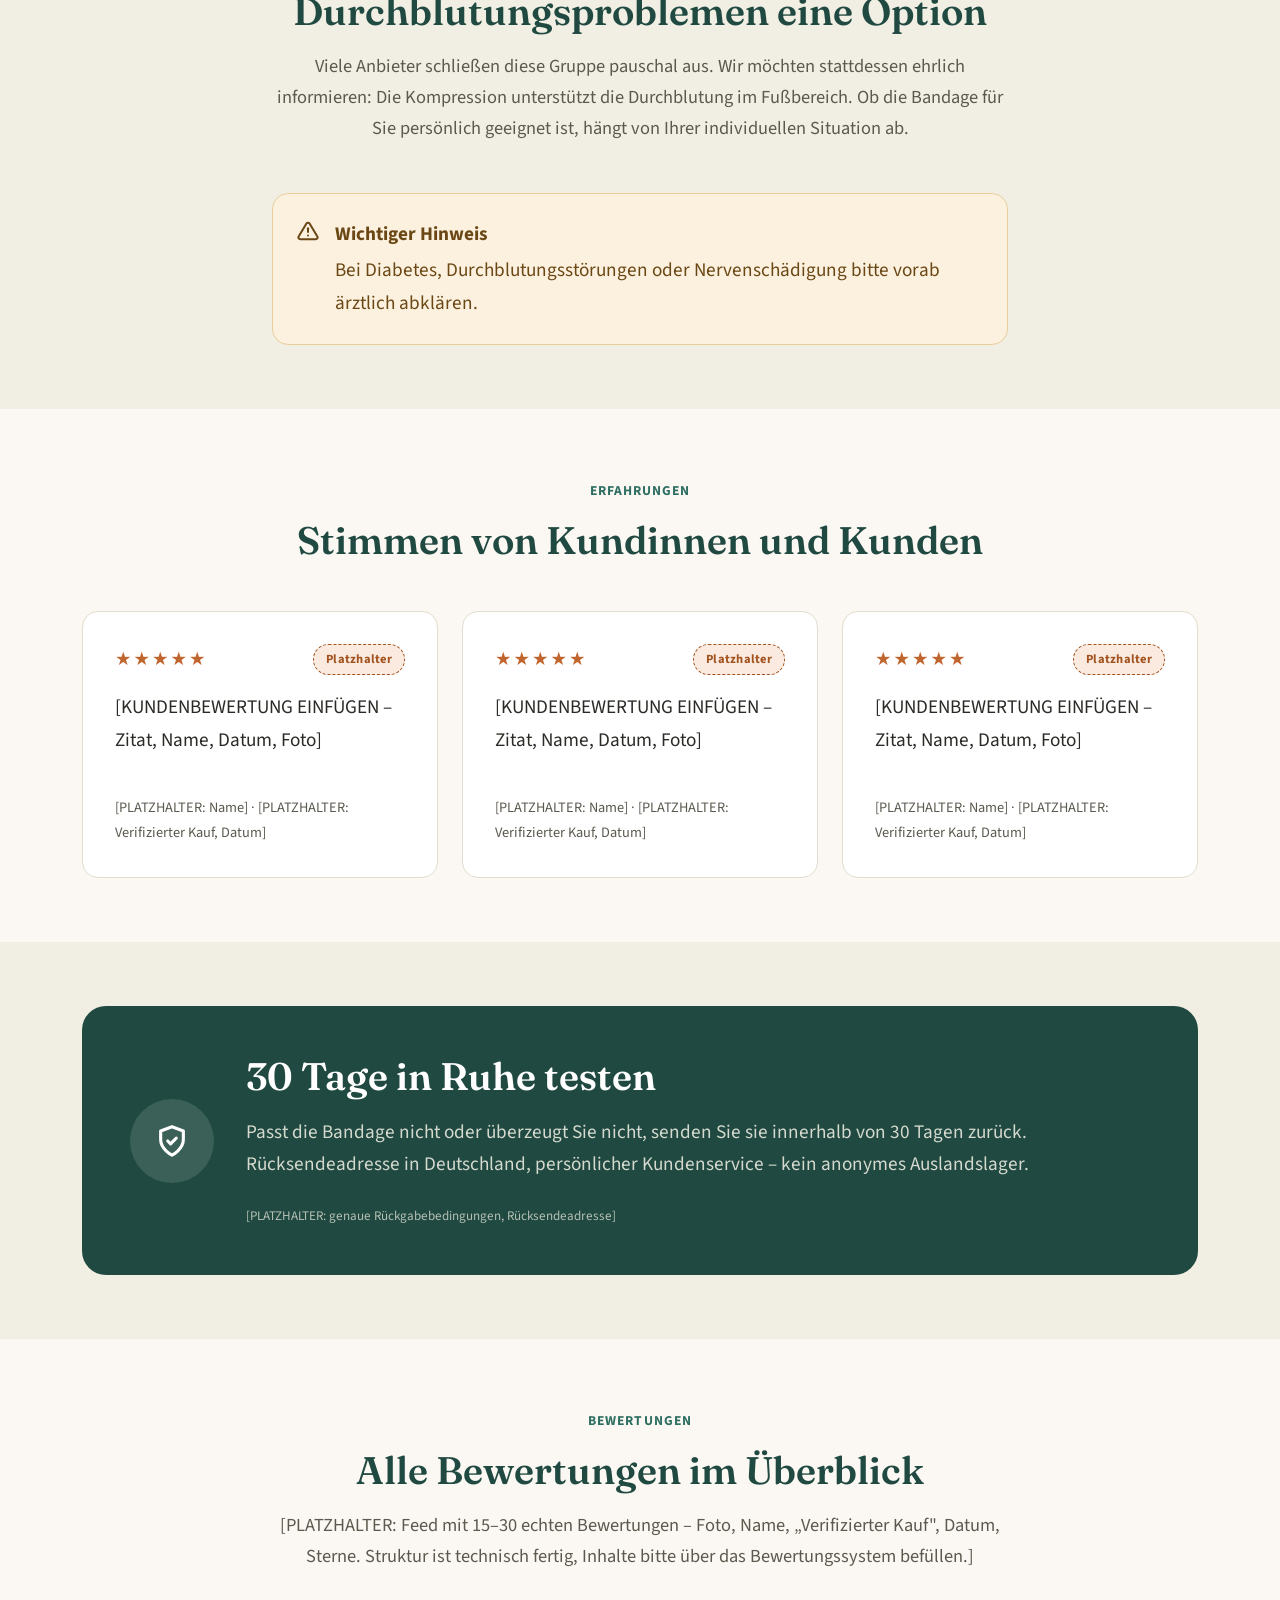
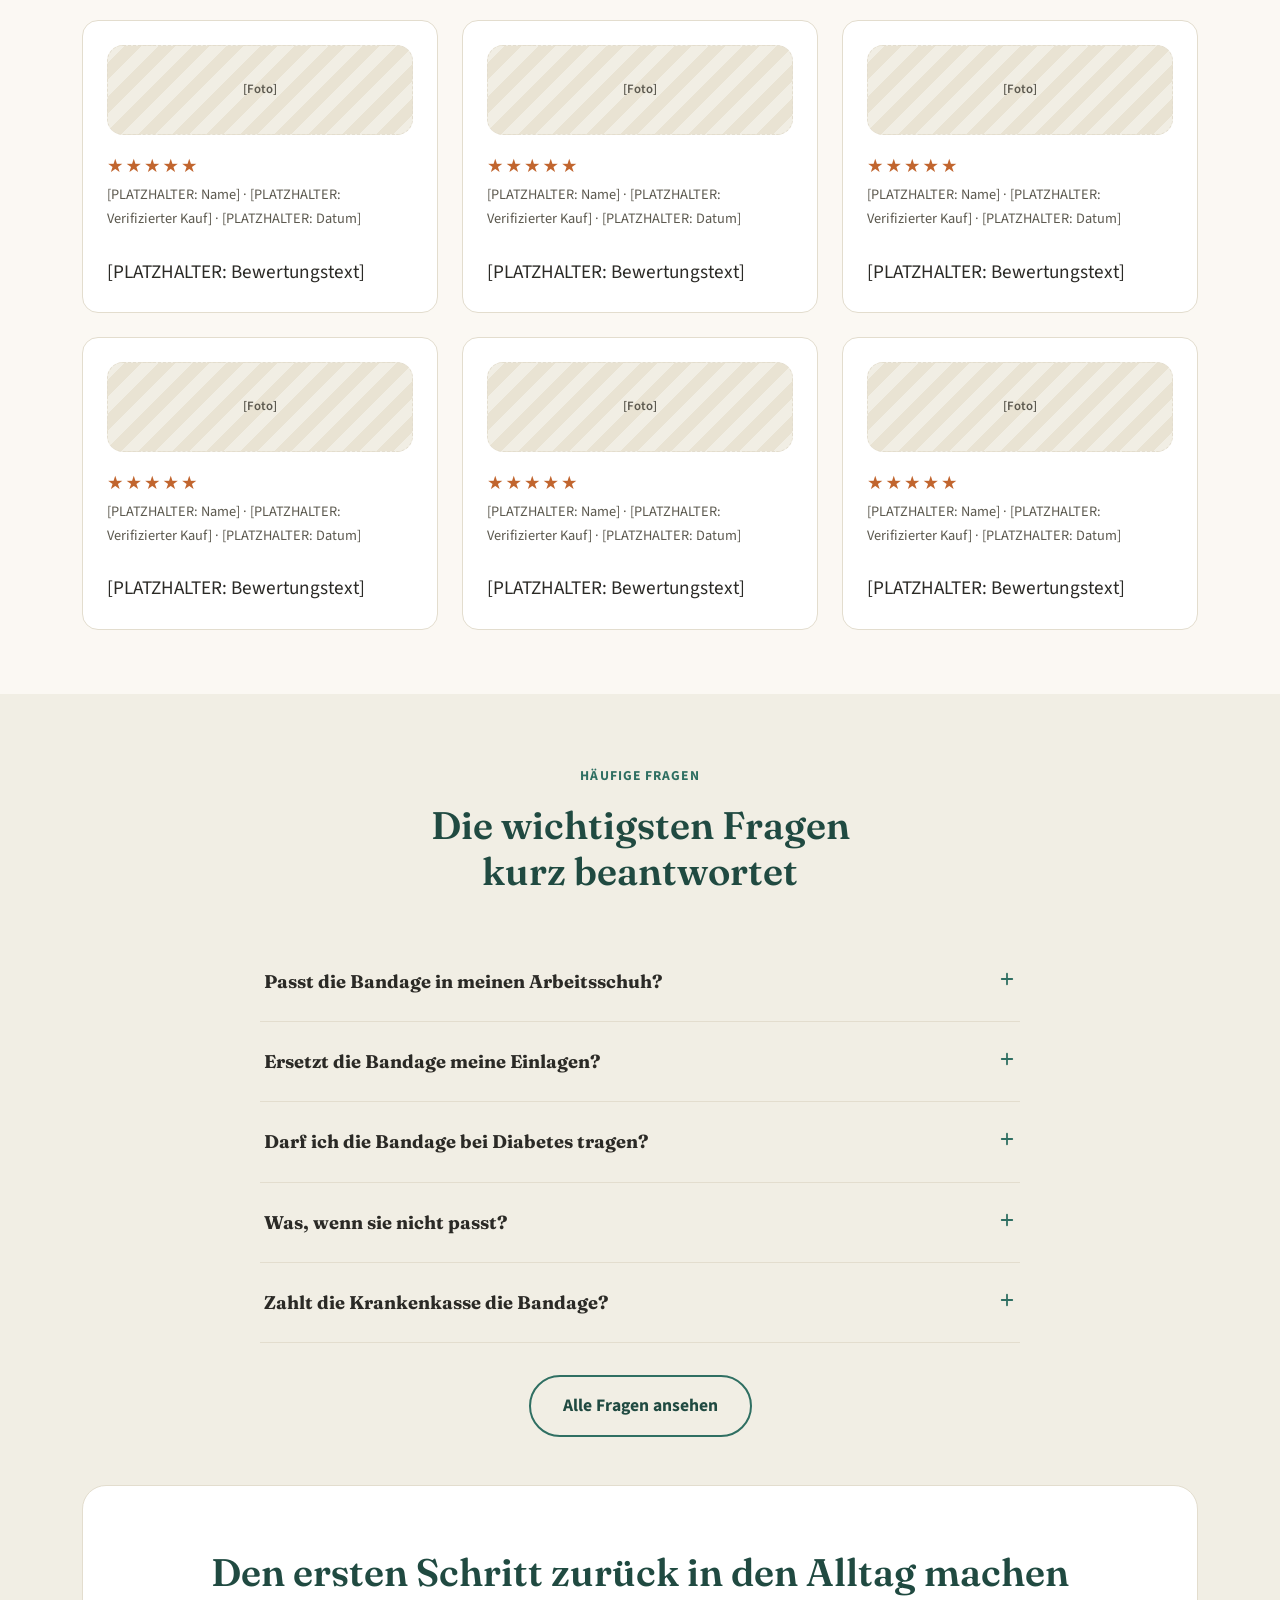
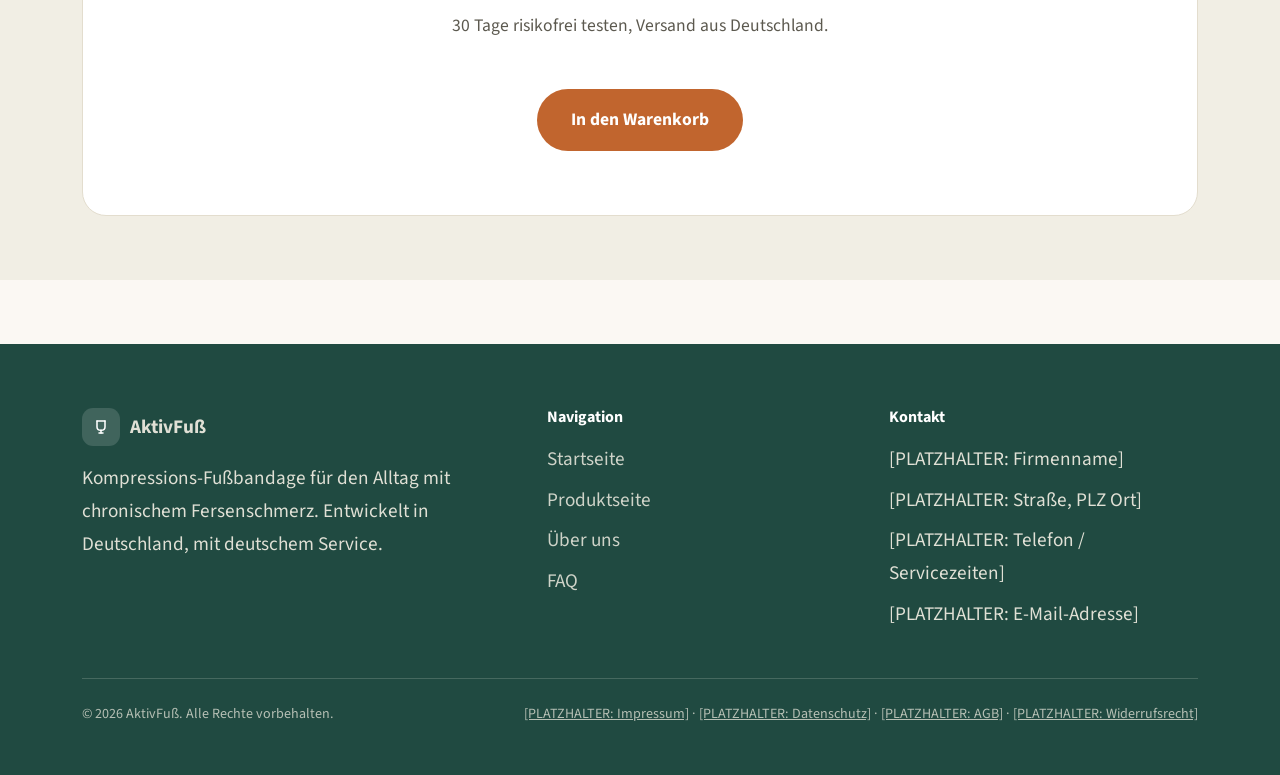
<file: produkt.html>
<!doctype html>
<html lang="de">
<head>
  <meta charset="utf-8">
  <meta name="viewport" content="width=device-width, initial-scale=1, viewport-fit=cover">
  <title>AktivFuß Fersen-Bandage kaufen – Kompression &amp; Halt für Ferse und Fußgewölbe</title>
  <meta name="description" content="Die AktivFuß Kompressions-Fußbandage entlastet den Sehnenansatz bei jedem Schritt. Größen S–M–L, 30 Tage Rückgabe, Versand aus Deutschland.">
  <link rel="preconnect" href="https://fonts.googleapis.com">
  <link rel="preconnect" href="https://fonts.gstatic.com" crossorigin>
  <link href="https://fonts.googleapis.com/css2?family=Fraunces:wght@500;600;700&family=Source+Sans+3:wght@400;600;700&display=swap" rel="stylesheet">
  <link rel="stylesheet" href="styles.css">
</head>
<body>
  <a class="skip-link" href="#main">Zum Inhalt springen</a>

  <!-- ============ HEADER (identisch auf allen Seiten) ============ -->
  <header class="site-header">
    <div class="container nav">
      <a class="brand" href="index.html">
        <span class="brand-mark">
          <svg width="18" height="18" viewBox="0 0 24 24" fill="none" stroke="#fff" stroke-width="2.3" stroke-linecap="round"><path d="M6 3v9c0 3 2 5 6 5s6-2 6-5V3"/><path d="M6 3h12"/><path d="M9 21h6"/><path d="M12 17v4"/></svg>
        </span>
        AktivFuß
      </a>
      <nav class="nav-list" aria-label="Hauptnavigation">
        <a class="nav-link" href="index.html">Startseite</a>
        <a class="nav-link is-active" href="produkt.html" aria-current="page">Produktseite</a>
        <a class="nav-link" href="ueber-uns.html">Über uns</a>
        <a class="nav-link" href="faq.html">FAQ</a>
      </nav>
      <div class="nav-right">
        <!-- Kein "Zum Produkt"-Button auf der Produktseite selbst -->
        <button class="nav-toggle" aria-label="Menü öffnen" aria-expanded="false" aria-controls="off-canvas-menu">
          <svg width="22" height="22" viewBox="0 0 24 24" fill="none" stroke="currentColor" stroke-width="2.3" stroke-linecap="round"><path d="M4 7h16M4 12h16M4 17h16"/></svg>
        </button>
      </div>
    </div>
  </header>

  <div class="off-canvas" id="off-canvas-menu" data-open="false">
    <div class="off-canvas-backdrop"></div>
    <div class="off-canvas-panel" role="dialog" aria-modal="true" aria-label="Menü">
      <button class="off-canvas-close" aria-label="Menü schließen">
        <svg width="22" height="22" viewBox="0 0 24 24" fill="none" stroke="currentColor" stroke-width="2.3" stroke-linecap="round"><path d="M6 6l12 12M18 6L6 18"/></svg>
      </button>
      <ul class="off-canvas-list">
        <li><a href="index.html">Startseite</a></li>
        <li><a class="is-active" href="produkt.html">Produktseite</a></li>
        <li><a href="ueber-uns.html">Über uns</a></li>
        <li><a href="faq.html">FAQ</a></li>
      </ul>
    </div>
  </div>
  <!-- ============ /HEADER ============ -->

  <main id="main">

    <!-- 1+2. Galerie & Kaufbox -->
    <section class="section" style="padding-top: var(--space-5);">
      <div class="container product-layout">
        <div>
          <div class="img-placeholder gallery-main" role="img" aria-label="[PLATZHALTER: Hauptbild – Bandage von vorne]">
            [PLATZHALTER: Hauptbild<br>Bandage von vorne]
          </div>
          <div class="gallery-thumbs">
            <div class="img-placeholder">[PLATZHALTER: Seitenansicht]</div>
            <div class="img-placeholder">[PLATZHALTER: Am Fuß getragen]</div>
            <div class="img-placeholder">[PLATZHALTER: Im Schuh]</div>
            <div class="img-placeholder">[PLATZHALTER: Materialdetail]</div>
            <div class="img-placeholder">[PLATZHALTER: Kundenfoto – Platz für echte Fotos]</div>
          </div>
        </div>

        <div class="buybox">
          <div class="rating-line">
            <span class="stars" aria-hidden="true">★★★★★</span>
            <span>[PLATZHALTER: 4,X/5 – ECHTE ANZAHL EINSETZEN] Bewertungen</span>
          </div>
          <h1>AktivFuß Kompressions-Fußbandage</h1>
          <p class="price-note">Fersen- &amp; Fußgewölbe-Stütze für den täglichen Gebrauch</p>
          <div class="price-line">
            <span class="price-now">[PLATZHALTER: Preis, z. B. 49,90 €]</span>
            <span class="price-note">inkl. MwSt., zzgl. Versand</span>
          </div>

          <ul class="benefit-bullets">
            <li>
              <svg width="20" height="20" viewBox="0 0 24 24" fill="none" stroke="currentColor" stroke-width="2.4" stroke-linecap="round" stroke-linejoin="round"><path d="M20 6 9 17l-5-5"/></svg>
              Entlastet den Sehnenansatz bei jedem Schritt
            </li>
            <li>
              <svg width="20" height="20" viewBox="0 0 24 24" fill="none" stroke="currentColor" stroke-width="2.4" stroke-linecap="round" stroke-linejoin="round"><path d="M20 6 9 17l-5-5"/></svg>
              Passt unter Straßen- und Arbeitsschuhe
            </li>
            <li>
              <svg width="20" height="20" viewBox="0 0 24 24" fill="none" stroke="currentColor" stroke-width="2.4" stroke-linecap="round" stroke-linejoin="round"><path d="M20 6 9 17l-5-5"/></svg>
              Anziehen, vergessen, den Tag leben
            </li>
            <li>
              <svg width="20" height="20" viewBox="0 0 24 24" fill="none" stroke="currentColor" stroke-width="2.4" stroke-linecap="round" stroke-linejoin="round"><path d="M20 6 9 17l-5-5"/></svg>
              Waschbar bei 30 °C, lange einsatzbereit
            </li>
          </ul>

          <form class="size-select" aria-label="Größe wählen">
            <span class="size-select-label">Größe wählen</span>
            <div class="size-options">
              <label class="size-option">
                <input type="radio" name="groesse" value="S">S
              </label>
              <label class="size-option">
                <input type="radio" name="groesse" value="M" checked>M
              </label>
              <label class="size-option">
                <input type="radio" name="groesse" value="L">L
              </label>
            </div>
            <p class="size-helper">[PLATZHALTER: Link/Tabelle zur Größenermittlung nach Fußumfang]</p>
          </form>

          <button type="button" class="btn btn-primary btn-block">In den Warenkorb</button>

          <div class="trust-row">
            <div>
              <svg width="18" height="18" viewBox="0 0 24 24" fill="none" stroke="currentColor" stroke-width="2.3" stroke-linecap="round" stroke-linejoin="round"><rect x="2" y="7" width="16" height="12" rx="2"/><path d="M18 10h2.5a1 1 0 0 1 .9.6L23 15v4h-5"/><circle cx="7" cy="19" r="1.6"/><circle cx="17" cy="19" r="1.6"/></svg>
              Versand aus Deutschland
            </div>
            <div>
              <svg width="18" height="18" viewBox="0 0 24 24" fill="none" stroke="currentColor" stroke-width="2.3" stroke-linecap="round" stroke-linejoin="round"><path d="M3 12a9 9 0 1 0 18 0 9 9 0 0 0-18 0Z"/><path d="m9 12 2 2 4-4"/></svg>
              30 Tage Rückgaberecht
            </div>
            <div>
              <svg width="18" height="18" viewBox="0 0 24 24" fill="none" stroke="currentColor" stroke-width="2.3" stroke-linecap="round" stroke-linejoin="round"><path d="M4 5h16v10H4z"/><path d="M4 15v3a1 1 0 0 0 1 1h1"/><path d="M17 19h2a1 1 0 0 0 1-1v-3"/></svg>
              Kauf auf Rechnung*
            </div>
          </div>
          <p class="footnote">*[PLATZHALTER: Bedingungen Rechnungskauf, sofern verfügbar]</p>
        </div>
      </div>
    </section>

    <!-- 3. Warum nichts geholfen hat (Glied 2) -->
    <section class="section section--alt">
      <div class="container">
        <div class="section-head center">
          <span class="eyebrow">Die Erklärung</span>
          <h2>Warum Eis, Ibuprofen und Salbe allein oft scheitern mussten</h2>
          <p>Bei anhaltendem Fersenschmerz handelt es sich meist nicht um eine akute Entzündung, sondern um überlastetes, verändertes Gewebe am Sehnenansatz – in der Fachsprache Fasziose genannt. Entzündungshemmer setzen genau dort an, wo eigentlich keine Entzündung mehr vorliegt. Das erklärt, warum diese Mittel bei vielen Betroffenen nicht den erhofften Effekt zeigen: Es liegt nicht daran, dass Sie etwas falsch gemacht haben.</p>
        </div>
      </div>
    </section>

    <!-- 4. Mechanismus (Glied 3) -->
    <section id="mechanismus" class="section">
      <div class="container split">
        <div>
          <span class="eyebrow">Wie die Bandage wirkt</span>
          <h2>Entlastung beim Gehen, nicht nur Dämpfung in Ruhe</h2>
          <p>Überlastetes Gewebe braucht vor allem eines: weniger Zug bei Bewegung. Die AktivFuß Bandage führt Ferse und Fußgewölbe in einer stabilen Position und entlastet so den Sehnenansatz bei jedem Schritt. Die Kompression unterstützt zusätzlich die Durchblutung im Fußbereich.</p>
          <p>Wichtig für die ehrliche Einordnung: Das ist eine mechanische Entlastung im Alltag – keine Behandlung der zugrundeliegenden Ursache und kein Ersatz für ärztliche oder physiotherapeutische Versorgung.</p>
        </div>
        <div class="img-placeholder" role="img" aria-label="[PLATZHALTER: Grafik Kraftverlauf/Entlastung beim Abrollen]">
          [PLATZHALTER: Grafik<br>Entlastung beim Abrollen]
        </div>
      </div>
    </section>

    <!-- 5. Feature-Grid -->
    <section class="section section--alt">
      <div class="container">
        <div class="section-head center">
          <span class="eyebrow">Ausstattung</span>
          <h2>Was die Bandage im Alltag leistet</h2>
        </div>
        <div class="tile-grid cols-4">
          <div class="tile">
            <div class="tile-icon"><svg width="22" height="22" viewBox="0 0 24 24" fill="none" stroke="currentColor" stroke-width="2.2" stroke-linecap="round" stroke-linejoin="round"><path d="M4 21v-7a8 8 0 0 1 16 0v7"/><path d="M4 14h16"/></svg></div>
            <h3>Gezielte Kompression</h3>
            <p>Abgestufter Druck auf Ferse und Fußgewölbe.</p>
          </div>
          <div class="tile">
            <div class="tile-icon"><svg width="22" height="22" viewBox="0 0 24 24" fill="none" stroke="currentColor" stroke-width="2.2" stroke-linecap="round" stroke-linejoin="round"><path d="M2 12s4-7 10-7 10 7 10 7-4 7-10 7-10-7-10-7Z"/><circle cx="12" cy="12" r="2.5"/></svg></div>
            <h3>Flach im Schuh</h3>
            <p>Passt unter die meisten Alltags- und Arbeitsschuhe.</p>
          </div>
          <div class="tile">
            <div class="tile-icon"><svg width="22" height="22" viewBox="0 0 24 24" fill="none" stroke="currentColor" stroke-width="2.2" stroke-linecap="round" stroke-linejoin="round"><path d="M12 3v3"/><path d="m18.4 5.6-2.1 2.1"/><path d="M21 12h-3"/><path d="m18.4 18.4-2.1-2.1"/><path d="M12 18v3"/><path d="m5.6 18.4 2.1-2.1"/><path d="M3 12h3"/><path d="m5.6 5.6 2.1 2.1"/></svg></div>
            <h3>Atmungsaktives Gestrick</h3>
            <p>Angenehm auch über mehrere Stunden am Tag.</p>
          </div>
          <div class="tile">
            <div class="tile-icon"><svg width="22" height="22" viewBox="0 0 24 24" fill="none" stroke="currentColor" stroke-width="2.2" stroke-linecap="round" stroke-linejoin="round"><path d="M3 6h18M3 12h18M3 18h18"/></svg></div>
            <h3>Waschbar bei 30 °C</h3>
            <p>Pflegeleicht, liegend trocknen, lange haltbar.</p>
          </div>
        </div>
      </div>
    </section>

    <!-- 6. Die Kaskade -->
    <section class="section">
      <div class="container">
        <div class="section-head center">
          <span class="eyebrow">Warum jetzt</span>
          <h2>Der Schmerz bleibt selten dort, wo er anfängt</h2>
          <p>Wer den Fuß schont oder schiefer läuft, um die Ferse zu entlasten, verlagert die Belastung – oft, ohne es zu merken.</p>
        </div>
        <div class="cascade">
          <div class="cascade-step"><strong>Ferse</strong><br>Schmerz beim Auftreten</div>
          <div class="cascade-arrow" aria-hidden="true">
            <svg width="24" height="24" viewBox="0 0 24 24" fill="none" stroke="currentColor" stroke-width="2.4" stroke-linecap="round" stroke-linejoin="round"><path d="M5 12h14M13 6l6 6-6 6"/></svg>
          </div>
          <div class="cascade-step"><strong>Gangbild</strong><br>Unbewusstes Schonen</div>
          <div class="cascade-arrow" aria-hidden="true">
            <svg width="24" height="24" viewBox="0 0 24 24" fill="none" stroke="currentColor" stroke-width="2.4" stroke-linecap="round" stroke-linejoin="round"><path d="M5 12h14M13 6l6 6-6 6"/></svg>
          </div>
          <div class="cascade-step"><strong>Knie</strong><br>Zusätzliche Fehlbelastung</div>
          <div class="cascade-arrow" aria-hidden="true">
            <svg width="24" height="24" viewBox="0 0 24 24" fill="none" stroke="currentColor" stroke-width="2.4" stroke-linecap="round" stroke-linejoin="round"><path d="M5 12h14M13 6l6 6-6 6"/></svg>
          </div>
          <div class="cascade-step"><strong>Hüfte &amp; Rücken</strong><br>Folgebeschwerden möglich</div>
        </div>
      </div>
    </section>

    <!-- 7. Anwendungstreue-USP (Glied 5) -->
    <section class="section section--dark">
      <div class="container split">
        <div>
          <span class="eyebrow" style="color:#F5F1E6;">Der größte Unterschied</span>
          <h2>Anziehen, in den Schuh, vergessen – den Tag leben</h2>
          <p>Nachtschienen fliegen irgendwann aus dem Bett. Übungspläne schlafen ein. Einlagen liegen im anderen Schuh. Die AktivFuß Bandage ist so gedacht, dass sie im Alltag bleibt: morgens angezogen, den ganzen Tag dabei – ohne dass Sie aktiv daran denken müssen.</p>
        </div>
        <div class="img-placeholder" role="img" aria-label="[PLATZHALTER: Bandage im Schuh, Alltagssituation]" style="border-color: rgba(245,241,230,.35); background: rgba(245,241,230,.06); color: rgba(245,241,230,.75);">
          [PLATZHALTER: Bandage im Schuh<br>Alltagsszene]
        </div>
      </div>
    </section>

    <!-- 8. Vergleichstabelle -->
    <section class="section">
      <div class="container">
        <div class="section-head center">
          <span class="eyebrow">Einordnung</span>
          <h2>Wie die Bandage im Vergleich steht</h2>
        </div>
        <div class="compare-scroll">
          <table class="compare">
            <thead>
              <tr>
                <th></th>
                <th class="compare-hero">AktivFuß Bandage</th>
                <th>Einlagen</th>
                <th>Nachtschiene</th>
                <th>Kortisonspritze</th>
              </tr>
            </thead>
            <tbody>
              <tr>
                <td>Täglich tragbar</td>
                <td class="compare-hero"><span class="yes">✔</span></td>
                <td><span class="yes">✔</span></td>
                <td><span class="no">nur nachts</span></td>
                <td><span class="no">Einzelanwendung</span></td>
              </tr>
              <tr>
                <td>Ohne Rezept erhältlich</td>
                <td class="compare-hero"><span class="yes">✔</span></td>
                <td><span class="no">meist verordnet</span></td>
                <td><span class="no">meist verordnet</span></td>
                <td><span class="no">ärztlich</span></td>
              </tr>
              <tr>
                <td>Keine Disziplin/Übungsroutine nötig</td>
                <td class="compare-hero"><span class="yes">✔</span></td>
                <td><span class="yes">✔</span></td>
                <td><span class="no">Tragedisziplin nötig</span></td>
                <td><span class="yes">✔</span></td>
              </tr>
              <tr>
                <td>Keine dokumentierten Nebenwirkungen*</td>
                <td class="compare-hero"><span class="yes">✔</span></td>
                <td><span class="yes">✔</span></td>
                <td><span class="yes">✔</span></td>
                <td><span class="no">möglich</span></td>
              </tr>
              <tr>
                <td>Sofort einsetzbar</td>
                <td class="compare-hero"><span class="yes">✔</span></td>
                <td><span class="no">Anfertigung nötig</span></td>
                <td><span class="yes">✔</span></td>
                <td><span class="no">Terminvereinbarung</span></td>
              </tr>
            </tbody>
          </table>
        </div>
        <p class="footnote">*Bezogen auf die Bandage selbst; individuelle Unverträglichkeiten gegenüber Materialien sind möglich. Kein Ersatz für ärztlichen Rat.</p>
      </div>
    </section>

    <!-- 9. Diabetes-/Durchblutungs-Abschnitt -->
    <section class="section section--alt">
      <div class="container">
        <div class="section-head center">
          <span class="eyebrow">Offen angesprochen</span>
          <h2>Auch bei Diabetes oder Durchblutungsproblemen eine Option</h2>
          <p>Viele Anbieter schließen diese Gruppe pauschal aus. Wir möchten stattdessen ehrlich informieren: Die Kompression unterstützt die Durchblutung im Fußbereich. Ob die Bandage für Sie persönlich geeignet ist, hängt von Ihrer individuellen Situation ab.</p>
        </div>
        <div class="callout" style="max-width: 46rem; margin-inline: auto;">
          <svg width="22" height="22" viewBox="0 0 24 24" fill="none" stroke="currentColor" stroke-width="2.2" stroke-linecap="round" stroke-linejoin="round"><path d="M12 9v4"/><path d="M12 17h.01"/><path d="M10.3 3.9 1.8 18a2 2 0 0 0 1.7 3h17a2 2 0 0 0 1.7-3L13.7 3.9a2 2 0 0 0-3.4 0Z"/></svg>
          <div>
            <strong>Wichtiger Hinweis</strong>
            Bei Diabetes, Durchblutungsstörungen oder Nervenschädigung bitte vorab ärztlich abklären.
          </div>
        </div>
      </div>
    </section>

    <!-- 10. Testimonials -->
    <section class="section">
      <div class="container">
        <div class="section-head center">
          <span class="eyebrow">Erfahrungen</span>
          <h2>Stimmen von Kundinnen und Kunden</h2>
        </div>
        <div class="testimonial-grid">
          <div class="testimonial-card">
            <div class="testimonial-top">
              <span class="stars" aria-hidden="true">★★★★★</span>
              <span class="placeholder-tag">Platzhalter</span>
            </div>
            <p class="testimonial-quote">[KUNDENBEWERTUNG EINFÜGEN – Zitat, Name, Datum, Foto]</p>
            <p class="testimonial-meta">[PLATZHALTER: Name] · [PLATZHALTER: Verifizierter Kauf, Datum]</p>
          </div>
          <div class="testimonial-card">
            <div class="testimonial-top">
              <span class="stars" aria-hidden="true">★★★★★</span>
              <span class="placeholder-tag">Platzhalter</span>
            </div>
            <p class="testimonial-quote">[KUNDENBEWERTUNG EINFÜGEN – Zitat, Name, Datum, Foto]</p>
            <p class="testimonial-meta">[PLATZHALTER: Name] · [PLATZHALTER: Verifizierter Kauf, Datum]</p>
          </div>
          <div class="testimonial-card">
            <div class="testimonial-top">
              <span class="stars" aria-hidden="true">★★★★★</span>
              <span class="placeholder-tag">Platzhalter</span>
            </div>
            <p class="testimonial-quote">[KUNDENBEWERTUNG EINFÜGEN – Zitat, Name, Datum, Foto]</p>
            <p class="testimonial-meta">[PLATZHALTER: Name] · [PLATZHALTER: Verifizierter Kauf, Datum]</p>
          </div>
        </div>
      </div>
    </section>

    <!-- 11. Garantie / Risikoumkehr -->
    <section class="section section--alt">
      <div class="container">
        <div class="guarantee-box">
          <div class="g-icon">
            <svg width="34" height="34" viewBox="0 0 24 24" fill="none" stroke="#fff" stroke-width="2.2" stroke-linecap="round" stroke-linejoin="round"><path d="M12 22s8-4 8-11V5l-8-3-8 3v6c0 7 8 11 8 11Z"/><path d="m9 12 2 2 4-4"/></svg>
          </div>
          <div>
            <h2>30 Tage in Ruhe testen</h2>
            <p>Passt die Bandage nicht oder überzeugt Sie nicht, senden Sie sie innerhalb von 30 Tagen zurück. Rücksendeadresse in Deutschland, persönlicher Kundenservice – kein anonymes Auslandslager.</p>
            <p class="footnote" style="color: rgba(245,241,230,.7);">[PLATZHALTER: genaue Rückgabebedingungen, Rücksendeadresse]</p>
          </div>
        </div>
      </div>
    </section>

    <!-- 12. Review-Feed -->
    <section class="section">
      <div class="container">
        <div class="section-head center">
          <span class="eyebrow">Bewertungen</span>
          <h2>Alle Bewertungen im Überblick</h2>
          <p class="footnote">[PLATZHALTER: Feed mit 15–30 echten Bewertungen – Foto, Name, „Verifizierter Kauf", Datum, Sterne. Struktur ist technisch fertig, Inhalte bitte über das Bewertungssystem befüllen.]</p>
        </div>
        <div class="review-feed">
          <div class="review-card">
            <div class="img-placeholder">[Foto]</div>
            <div class="stars" aria-hidden="true">★★★★★</div>
            <p class="testimonial-meta">[PLATZHALTER: Name] · [PLATZHALTER: Verifizierter Kauf] · [PLATZHALTER: Datum]</p>
            <p>[PLATZHALTER: Bewertungstext]</p>
          </div>
          <div class="review-card">
            <div class="img-placeholder">[Foto]</div>
            <div class="stars" aria-hidden="true">★★★★★</div>
            <p class="testimonial-meta">[PLATZHALTER: Name] · [PLATZHALTER: Verifizierter Kauf] · [PLATZHALTER: Datum]</p>
            <p>[PLATZHALTER: Bewertungstext]</p>
          </div>
          <div class="review-card">
            <div class="img-placeholder">[Foto]</div>
            <div class="stars" aria-hidden="true">★★★★★</div>
            <p class="testimonial-meta">[PLATZHALTER: Name] · [PLATZHALTER: Verifizierter Kauf] · [PLATZHALTER: Datum]</p>
            <p>[PLATZHALTER: Bewertungstext]</p>
          </div>
          <div class="review-card">
            <div class="img-placeholder">[Foto]</div>
            <div class="stars" aria-hidden="true">★★★★★</div>
            <p class="testimonial-meta">[PLATZHALTER: Name] · [PLATZHALTER: Verifizierter Kauf] · [PLATZHALTER: Datum]</p>
            <p>[PLATZHALTER: Bewertungstext]</p>
          </div>
          <div class="review-card">
            <div class="img-placeholder">[Foto]</div>
            <div class="stars" aria-hidden="true">★★★★★</div>
            <p class="testimonial-meta">[PLATZHALTER: Name] · [PLATZHALTER: Verifizierter Kauf] · [PLATZHALTER: Datum]</p>
            <p>[PLATZHALTER: Bewertungstext]</p>
          </div>
          <div class="review-card">
            <div class="img-placeholder">[Foto]</div>
            <div class="stars" aria-hidden="true">★★★★★</div>
            <p class="testimonial-meta">[PLATZHALTER: Name] · [PLATZHALTER: Verifizierter Kauf] · [PLATZHALTER: Datum]</p>
            <p>[PLATZHALTER: Bewertungstext]</p>
          </div>
        </div>
      </div>
    </section>

    <!-- 13. Kurz-FAQ + zweiter CTA -->
    <section class="section section--alt">
      <div class="container">
        <div class="section-head center">
          <span class="eyebrow">Häufige Fragen</span>
          <h2>Die wichtigsten Fragen kurz beantwortet</h2>
        </div>
        <div style="max-width: 760px; margin-inline: auto;">
          <div class="accordion-item" data-open="false">
            <button class="accordion-trigger" aria-expanded="false">
              Passt die Bandage in meinen Arbeitsschuh?
              <span class="plus" aria-hidden="true"><svg width="18" height="18" viewBox="0 0 24 24" fill="none" stroke="currentColor" stroke-width="2.4" stroke-linecap="round"><path d="M12 5v14M5 12h14"/></svg></span>
            </button>
            <div class="accordion-panel"><div class="accordion-panel-inner"><p>In den meisten Fällen ja. Das flache Gestrick passt unter Straßenschuhe und viele Arbeitsschuhe, ohne den Sitz zu verändern.</p></div></div>
          </div>
          <div class="accordion-item" data-open="false">
            <button class="accordion-trigger" aria-expanded="false">
              Ersetzt die Bandage meine Einlagen?
              <span class="plus" aria-hidden="true"><svg width="18" height="18" viewBox="0 0 24 24" fill="none" stroke="currentColor" stroke-width="2.4" stroke-linecap="round"><path d="M12 5v14M5 12h14"/></svg></span>
            </button>
            <div class="accordion-panel"><div class="accordion-panel-inner"><p>Nein. Sie lässt sich mit Ihren Einlagen und Dehnübungen kombinieren.</p></div></div>
          </div>
          <div class="accordion-item" data-open="false">
            <button class="accordion-trigger" aria-expanded="false">
              Darf ich die Bandage bei Diabetes tragen?
              <span class="plus" aria-hidden="true"><svg width="18" height="18" viewBox="0 0 24 24" fill="none" stroke="currentColor" stroke-width="2.4" stroke-linecap="round"><path d="M12 5v14M5 12h14"/></svg></span>
            </button>
            <div class="accordion-panel"><div class="accordion-panel-inner"><p>Das ist individuell zu klären. Bei Diabetes, Durchblutungsstörungen oder Nervenschädigung bitte vorab ärztlich abklären.</p></div></div>
          </div>
          <div class="accordion-item" data-open="false">
            <button class="accordion-trigger" aria-expanded="false">
              Was, wenn sie nicht passt?
              <span class="plus" aria-hidden="true"><svg width="18" height="18" viewBox="0 0 24 24" fill="none" stroke="currentColor" stroke-width="2.4" stroke-linecap="round"><path d="M12 5v14M5 12h14"/></svg></span>
            </button>
            <div class="accordion-panel"><div class="accordion-panel-inner"><p>Sie senden sie innerhalb von 30 Tagen zurück – ohne Diskussion, an eine deutsche Adresse.</p></div></div>
          </div>
          <div class="accordion-item" data-open="false">
            <button class="accordion-trigger" aria-expanded="false">
              Zahlt die Krankenkasse die Bandage?
              <span class="plus" aria-hidden="true"><svg width="18" height="18" viewBox="0 0 24 24" fill="none" stroke="currentColor" stroke-width="2.4" stroke-linecap="round"><path d="M12 5v14M5 12h14"/></svg></span>
            </button>
            <div class="accordion-panel"><div class="accordion-panel-inner"><p>In der Regel nicht. Dafür erhalten Sie die Bandage ohne Arzttermin und Wartezeit direkt bei uns.</p></div></div>
          </div>
        </div>
        <p style="text-align:center; margin-top: var(--space-4);">
          <a href="faq.html" class="btn btn-secondary">Alle Fragen ansehen</a>
        </p>
        <div class="cta-band" style="margin-top: var(--space-5);">
          <h2>Den ersten Schritt zurück in den Alltag machen</h2>
          <p>30 Tage risikofrei testen, Versand aus Deutschland.</p>
          <button type="button" class="btn btn-primary">In den Warenkorb</button>
        </div>
      </div>
    </section>

  </main>

  <!-- ============ FOOTER (identisch auf allen Seiten) ============ -->
  <footer class="site-footer">
    <div class="container">
      <div class="footer-grid">
        <div>
          <div class="footer-brand">
            <span class="brand-mark">
              <svg width="16" height="16" viewBox="0 0 24 24" fill="none" stroke="#fff" stroke-width="2.3" stroke-linecap="round"><path d="M6 3v9c0 3 2 5 6 5s6-2 6-5V3"/><path d="M6 3h12"/><path d="M9 21h6"/><path d="M12 17v4"/></svg>
            </span>
            <strong>AktivFuß</strong>
          </div>
          <p>Kompressions-Fußbandage für den Alltag mit chronischem Fersenschmerz. Entwickelt in Deutschland, mit deutschem Service.</p>
        </div>
        <div>
          <h4>Navigation</h4>
          <ul>
            <li><a href="index.html">Startseite</a></li>
            <li><a href="produkt.html">Produktseite</a></li>
            <li><a href="ueber-uns.html">Über uns</a></li>
            <li><a href="faq.html">FAQ</a></li>
          </ul>
        </div>
        <div>
          <h4>Kontakt</h4>
          <ul>
            <li>[PLATZHALTER: Firmenname]</li>
            <li>[PLATZHALTER: Straße, PLZ Ort]</li>
            <li>[PLATZHALTER: Telefon / Servicezeiten]</li>
            <li>[PLATZHALTER: E-Mail-Adresse]</li>
          </ul>
        </div>
      </div>
      <div class="footer-bottom">
        <span>© 2026 AktivFuß. Alle Rechte vorbehalten.</span>
        <span><a href="#">[PLATZHALTER: Impressum]</a> · <a href="#">[PLATZHALTER: Datenschutz]</a> · <a href="#">[PLATZHALTER: AGB]</a> · <a href="#">[PLATZHALTER: Widerrufsrecht]</a></span>
      </div>
    </div>
  </footer>

  <script src="script.js"></script>
</body>
</html>
</file>
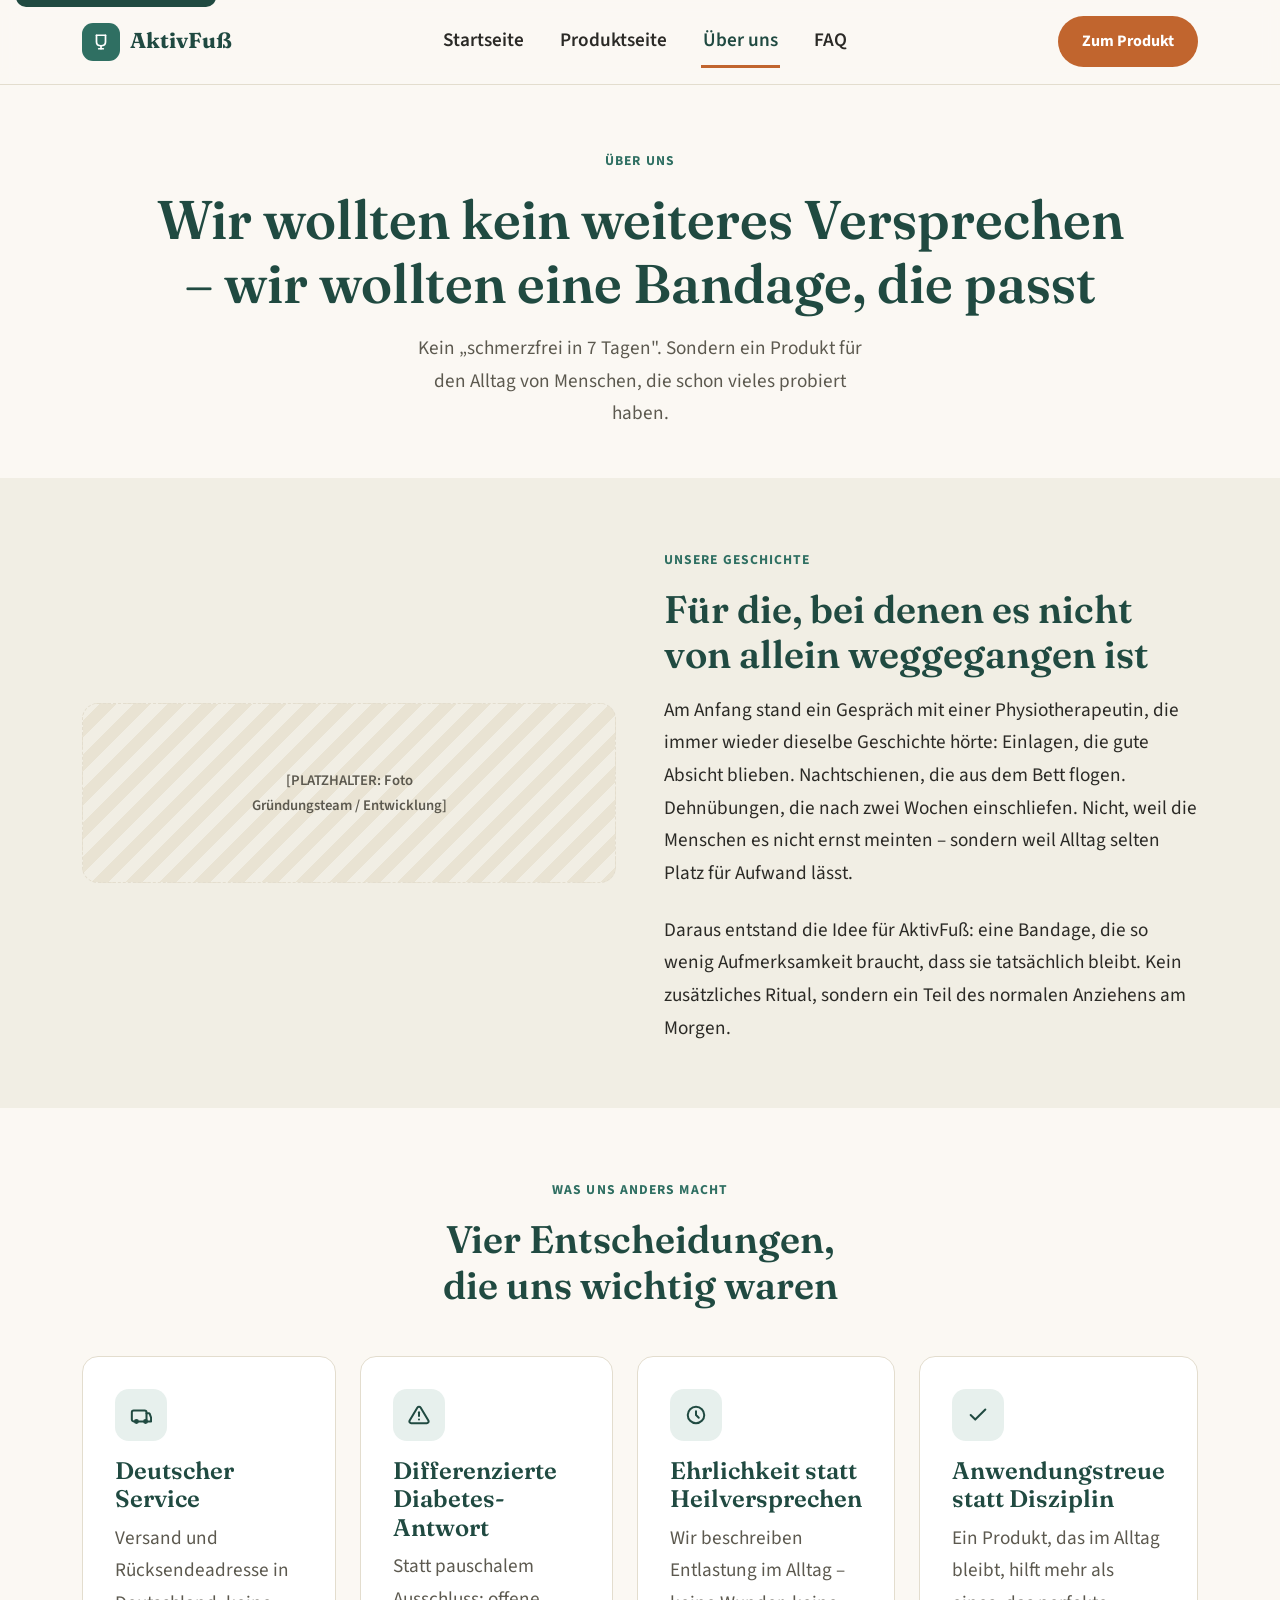
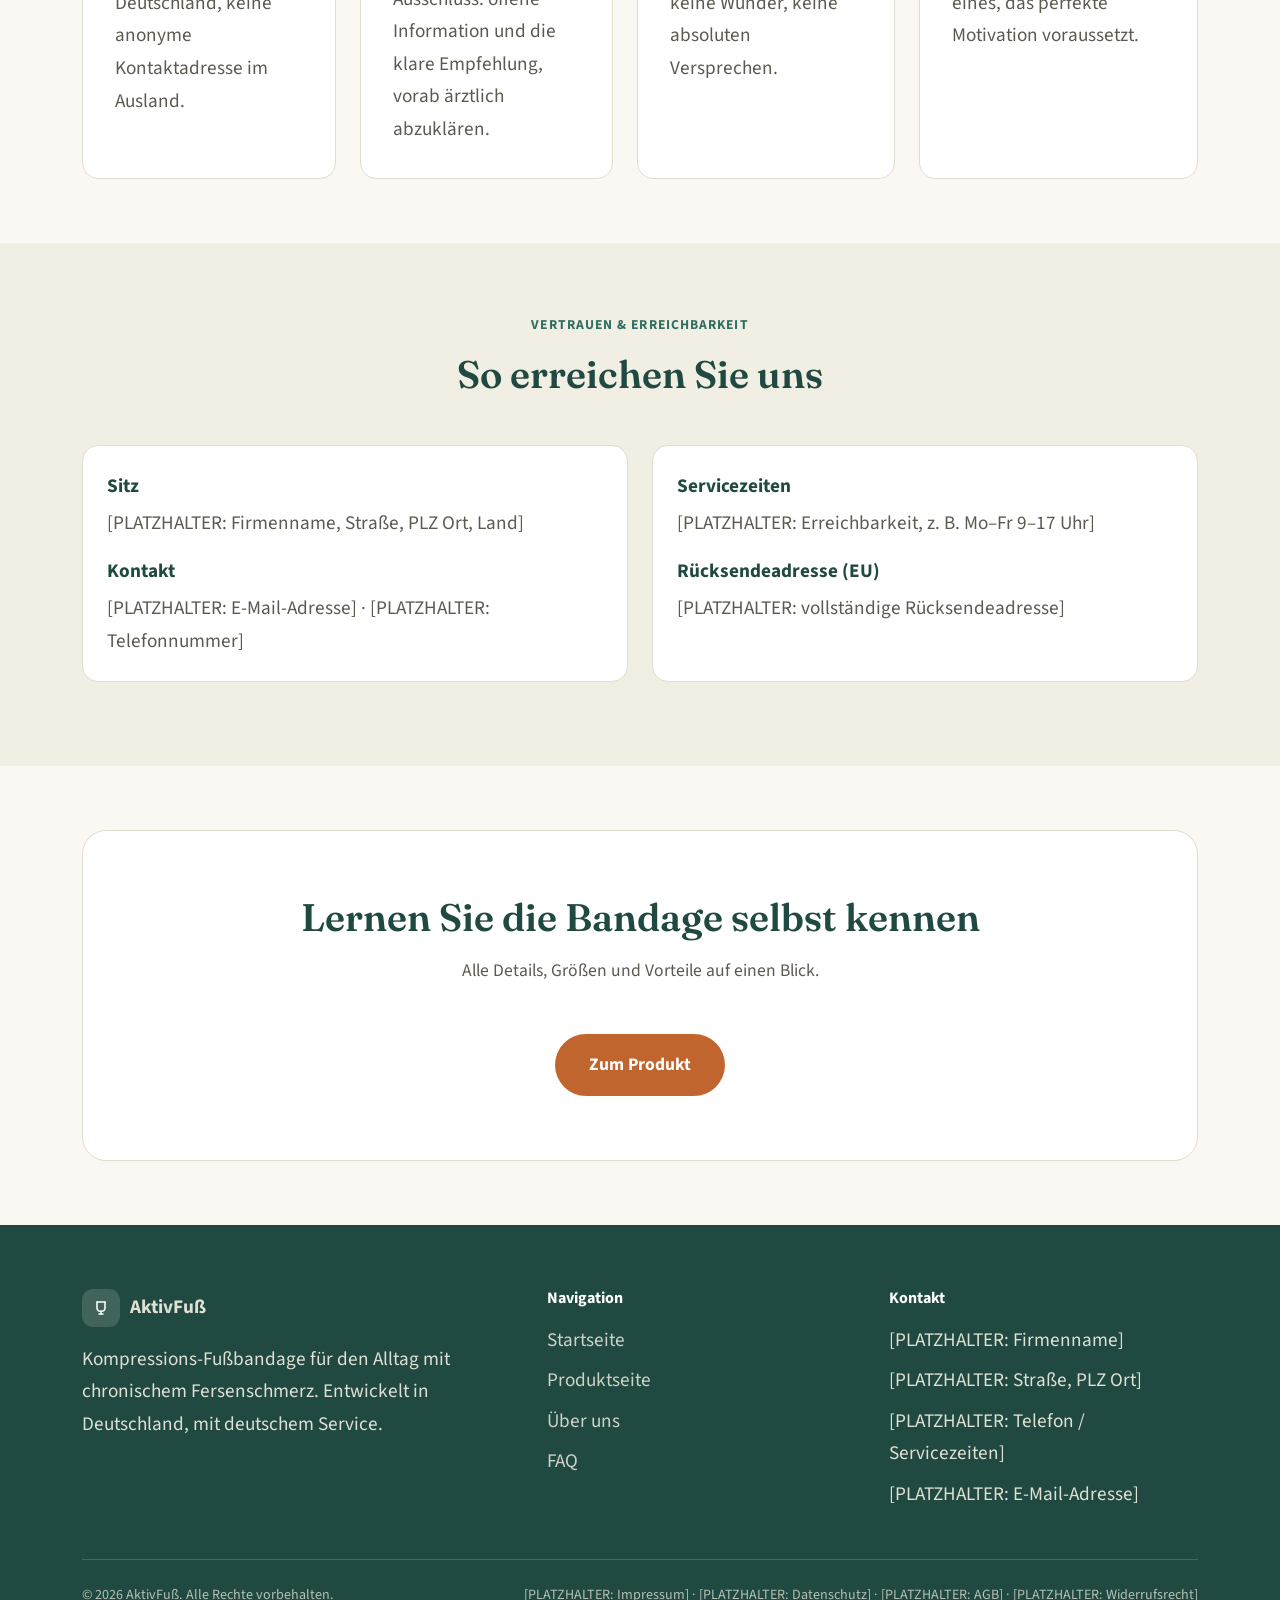
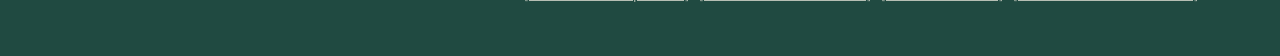
<file: ueber-uns.html>
<!doctype html>
<html lang="de">
<head>
  <meta charset="utf-8">
  <meta name="viewport" content="width=device-width, initial-scale=1, viewport-fit=cover">
  <title>Über AktivFuß – warum es diese Bandage gibt</title>
  <meta name="description" content="Warum wir AktivFuß entwickelt haben: für Menschen mit chronischem Fersenschmerz, die schon vieles probiert haben. Ehrlich statt vollmundig.">
  <link rel="preconnect" href="https://fonts.googleapis.com">
  <link rel="preconnect" href="https://fonts.gstatic.com" crossorigin>
  <link href="https://fonts.googleapis.com/css2?family=Fraunces:wght@500;600;700&family=Source+Sans+3:wght@400;600;700&display=swap" rel="stylesheet">
  <link rel="stylesheet" href="styles.css">
</head>
<body>
  <a class="skip-link" href="#main">Zum Inhalt springen</a>

  <!-- ============ HEADER (identisch auf allen Seiten) ============ -->
  <header class="site-header">
    <div class="container nav">
      <a class="brand" href="index.html">
        <span class="brand-mark">
          <svg width="18" height="18" viewBox="0 0 24 24" fill="none" stroke="#fff" stroke-width="2.3" stroke-linecap="round"><path d="M6 3v9c0 3 2 5 6 5s6-2 6-5V3"/><path d="M6 3h12"/><path d="M9 21h6"/><path d="M12 17v4"/></svg>
        </span>
        AktivFuß
      </a>
      <nav class="nav-list" aria-label="Hauptnavigation">
        <a class="nav-link" href="index.html">Startseite</a>
        <a class="nav-link" href="produkt.html">Produktseite</a>
        <a class="nav-link is-active" href="ueber-uns.html" aria-current="page">Über uns</a>
        <a class="nav-link" href="faq.html">FAQ</a>
      </nav>
      <div class="nav-right">
        <a class="btn btn-primary btn-small desktop-only" href="produkt.html">Zum Produkt</a>
        <button class="nav-toggle" aria-label="Menü öffnen" aria-expanded="false" aria-controls="off-canvas-menu">
          <svg width="22" height="22" viewBox="0 0 24 24" fill="none" stroke="currentColor" stroke-width="2.3" stroke-linecap="round"><path d="M4 7h16M4 12h16M4 17h16"/></svg>
        </button>
      </div>
    </div>
  </header>

  <div class="off-canvas" id="off-canvas-menu" data-open="false">
    <div class="off-canvas-backdrop"></div>
    <div class="off-canvas-panel" role="dialog" aria-modal="true" aria-label="Menü">
      <button class="off-canvas-close" aria-label="Menü schließen">
        <svg width="22" height="22" viewBox="0 0 24 24" fill="none" stroke="currentColor" stroke-width="2.3" stroke-linecap="round"><path d="M6 6l12 12M18 6L6 18"/></svg>
      </button>
      <ul class="off-canvas-list">
        <li><a href="index.html">Startseite</a></li>
        <li><a href="produkt.html">Produktseite</a></li>
        <li><a class="is-active" href="ueber-uns.html">Über uns</a></li>
        <li><a href="faq.html">FAQ</a></li>
      </ul>
      <a class="btn btn-primary btn-block" href="produkt.html">Zum Produkt</a>
    </div>
  </div>
  <!-- ============ /HEADER ============ -->

  <main id="main">

    <!-- Hero mit klarer Haltung -->
    <section class="page-hero">
      <div class="container">
        <span class="eyebrow">Über uns</span>
        <h1>Wir wollten kein weiteres Versprechen – wir wollten eine Bandage, die passt</h1>
        <p class="page-hero-lede">Kein „schmerzfrei in 7 Tagen". Sondern ein Produkt für den Alltag von Menschen, die schon vieles probiert haben.</p>
      </div>
    </section>

    <!-- Story -->
    <section class="section section--alt">
      <div class="container split">
        <div class="img-placeholder" role="img" aria-label="[PLATZHALTER: Foto Gründungsteam oder Werkstatt]">
          [PLATZHALTER: Foto<br>Gründungsteam / Entwicklung]
        </div>
        <div>
          <span class="eyebrow">Unsere Geschichte</span>
          <h2>Für die, bei denen es nicht von allein weggegangen ist</h2>
          <p>Am Anfang stand ein Gespräch mit einer Physiotherapeutin, die immer wieder dieselbe Geschichte hörte: Einlagen, die gute Absicht blieben. Nachtschienen, die aus dem Bett flogen. Dehnübungen, die nach zwei Wochen einschliefen. Nicht, weil die Menschen es nicht ernst meinten – sondern weil Alltag selten Platz für Aufwand lässt.</p>
          <p>Daraus entstand die Idee für AktivFuß: eine Bandage, die so wenig Aufmerksamkeit braucht, dass sie tatsächlich bleibt. Kein zusätzliches Ritual, sondern ein Teil des normalen Anziehens am Morgen.</p>
        </div>
      </div>
    </section>

    <!-- Was uns anders macht -->
    <section class="section">
      <div class="container">
        <div class="section-head center">
          <span class="eyebrow">Was uns anders macht</span>
          <h2>Vier Entscheidungen, die uns wichtig waren</h2>
        </div>
        <div class="tile-grid cols-4">
          <div class="tile">
            <div class="tile-icon">
              <svg width="22" height="22" viewBox="0 0 24 24" fill="none" stroke="currentColor" stroke-width="2.2" stroke-linecap="round" stroke-linejoin="round"><rect x="2" y="7" width="16" height="12" rx="2"/><path d="M18 10h2.5a1 1 0 0 1 .9.6L23 15v4h-5"/><circle cx="7" cy="19" r="1.6"/><circle cx="17" cy="19" r="1.6"/></svg>
            </div>
            <h3>Deutscher Service</h3>
            <p>Versand und Rücksendeadresse in Deutschland, keine anonyme Kontaktadresse im Ausland.</p>
          </div>
          <div class="tile">
            <div class="tile-icon">
              <svg width="22" height="22" viewBox="0 0 24 24" fill="none" stroke="currentColor" stroke-width="2.2" stroke-linecap="round" stroke-linejoin="round"><path d="M12 9v4"/><path d="M12 17h.01"/><path d="M10.3 3.9 1.8 18a2 2 0 0 0 1.7 3h17a2 2 0 0 0 1.7-3L13.7 3.9a2 2 0 0 0-3.4 0Z"/></svg>
            </div>
            <h3>Differenzierte Diabetes-Antwort</h3>
            <p>Statt pauschalem Ausschluss: offene Information und die klare Empfehlung, vorab ärztlich abzuklären.</p>
          </div>
          <div class="tile">
            <div class="tile-icon">
              <svg width="22" height="22" viewBox="0 0 24 24" fill="none" stroke="currentColor" stroke-width="2.2" stroke-linecap="round" stroke-linejoin="round"><circle cx="12" cy="12" r="9"/><path d="M12 8v4l3 3"/></svg>
            </div>
            <h3>Ehrlichkeit statt Heilversprechen</h3>
            <p>Wir beschreiben Entlastung im Alltag – keine Wunder, keine absoluten Versprechen.</p>
          </div>
          <div class="tile">
            <div class="tile-icon">
              <svg width="22" height="22" viewBox="0 0 24 24" fill="none" stroke="currentColor" stroke-width="2.2" stroke-linecap="round" stroke-linejoin="round"><path d="M20 6 9 17l-5-5"/></svg>
            </div>
            <h3>Anwendungstreue statt Disziplin</h3>
            <p>Ein Produkt, das im Alltag bleibt, hilft mehr als eines, das perfekte Motivation voraussetzt.</p>
          </div>
        </div>
      </div>
    </section>

    <!-- Vertrauensblock -->
    <section class="section section--alt">
      <div class="container">
        <div class="section-head center">
          <span class="eyebrow">Vertrauen &amp; Erreichbarkeit</span>
          <h2>So erreichen Sie uns</h2>
        </div>
        <dl class="info-grid">
          <div class="info-card">
            <dt>Sitz</dt>
            <dd>[PLATZHALTER: Firmenname, Straße, PLZ Ort, Land]</dd>
            <dt>Kontakt</dt>
            <dd>[PLATZHALTER: E-Mail-Adresse] · [PLATZHALTER: Telefonnummer]</dd>
          </div>
          <div class="info-card">
            <dt>Servicezeiten</dt>
            <dd>[PLATZHALTER: Erreichbarkeit, z. B. Mo–Fr 9–17 Uhr]</dd>
            <dt>Rücksendeadresse (EU)</dt>
            <dd>[PLATZHALTER: vollständige Rücksendeadresse]</dd>
          </div>
        </dl>
      </div>
    </section>

    <div class="container">
      <div class="cta-band" style="margin-block: var(--space-6);">
        <h2>Lernen Sie die Bandage selbst kennen</h2>
        <p>Alle Details, Größen und Vorteile auf einen Blick.</p>
        <a href="produkt.html" class="btn btn-primary">Zum Produkt</a>
      </div>
    </div>

  </main>

  <!-- ============ FOOTER (identisch auf allen Seiten) ============ -->
  <footer class="site-footer">
    <div class="container">
      <div class="footer-grid">
        <div>
          <div class="footer-brand">
            <span class="brand-mark">
              <svg width="16" height="16" viewBox="0 0 24 24" fill="none" stroke="#fff" stroke-width="2.3" stroke-linecap="round"><path d="M6 3v9c0 3 2 5 6 5s6-2 6-5V3"/><path d="M6 3h12"/><path d="M9 21h6"/><path d="M12 17v4"/></svg>
            </span>
            <strong>AktivFuß</strong>
          </div>
          <p>Kompressions-Fußbandage für den Alltag mit chronischem Fersenschmerz. Entwickelt in Deutschland, mit deutschem Service.</p>
        </div>
        <div>
          <h4>Navigation</h4>
          <ul>
            <li><a href="index.html">Startseite</a></li>
            <li><a href="produkt.html">Produktseite</a></li>
            <li><a href="ueber-uns.html">Über uns</a></li>
            <li><a href="faq.html">FAQ</a></li>
          </ul>
        </div>
        <div>
          <h4>Kontakt</h4>
          <ul>
            <li>[PLATZHALTER: Firmenname]</li>
            <li>[PLATZHALTER: Straße, PLZ Ort]</li>
            <li>[PLATZHALTER: Telefon / Servicezeiten]</li>
            <li>[PLATZHALTER: E-Mail-Adresse]</li>
          </ul>
        </div>
      </div>
      <div class="footer-bottom">
        <span>© 2026 AktivFuß. Alle Rechte vorbehalten.</span>
        <span><a href="#">[PLATZHALTER: Impressum]</a> · <a href="#">[PLATZHALTER: Datenschutz]</a> · <a href="#">[PLATZHALTER: AGB]</a> · <a href="#">[PLATZHALTER: Widerrufsrecht]</a></span>
      </div>
    </div>
  </footer>

  <script src="script.js"></script>
</body>
</html>
</file>
<file: styles.css>
/* ==========================================================================
   AktivFuß – gemeinsames Stylesheet für alle Seiten
   Design-Tokens zuerst, danach Layout- und Komponenten-Klassen.
   ========================================================================== */

:root {
  /* Farben – warm, medizinisch, ruhig (kein grelles Klinik-Blau) */
  --color-bg: #FBF8F3;
  --color-surface: #FFFFFF;
  --color-surface-alt: #F1EEE4;
  --color-text: #2B2A26;
  --color-text-muted: #5C594F;
  --color-border: #E3DDCE;

  --color-primary: #2F6F62;       /* gedecktes Tannengrün-Teal – Vertrauen */
  --color-primary-dark: #204A41;
  --color-primary-tint: #E7F0ED;

  --color-accent: #C1652E;        /* warmes Terrakotta – CTA */
  --color-accent-dark: #A2531F;
  --color-accent-tint: #FAEAE0;

  --color-warning-bg: #FBF1DE;
  --color-warning-border: #E7CE9C;
  --color-warning-text: #6B4715;

  --color-success: #2F6F62;

  /* Typografie */
  --font-display: "Fraunces", "Iowan Old Style", Georgia, serif;
  --font-body: "Source Sans 3", "Segoe UI", system-ui, sans-serif;

  --fs-body: 1.2rem;          /* ~19–20px je nach Basis */
  --fs-small: 1rem;
  --fs-h1: clamp(2.1rem, 4.5vw, 3.4rem);
  --fs-h2: clamp(1.7rem, 3.2vw, 2.4rem);
  --fs-h3: clamp(1.25rem, 2vw, 1.5rem);
  --lh-body: 1.7;

  /* Abstände (8-pt-System) */
  --space-1: 0.5rem;
  --space-2: 1rem;
  --space-3: 1.5rem;
  --space-4: 2rem;
  --space-5: 3rem;
  --space-6: 4rem;
  --space-7: 5.5rem;
  --space-8: 8rem;

  --radius-s: 10px;
  --radius-m: 16px;
  --radius-l: 24px;
  --shadow-card: 0 1px 2px rgba(43,42,38,.05), 0 10px 28px -16px rgba(43,42,38,.22);
  --max-width: 1180px;

  --focus-ring: 0 0 0 3px rgba(47,111,98,.35);
}

/* ==========================================================================
   Reset & Grundlagen
   ========================================================================== */
*, *::before, *::after { box-sizing: border-box; }
html { -webkit-text-size-adjust: 100%; scroll-behavior: smooth; }

body {
  margin: 0;
  background: var(--color-bg);
  color: var(--color-text);
  font-family: var(--font-body);
  font-size: var(--fs-body);
  line-height: var(--lh-body);
  -webkit-font-smoothing: antialiased;
}

img { max-width: 100%; display: block; }
a { color: inherit; }
ul, ol { padding: 0; margin: 0; list-style: none; }
button { font: inherit; }

h1, h2, h3, h4 {
  font-family: var(--font-display);
  font-weight: 600;
  line-height: 1.18;
  margin: 0 0 var(--space-2);
  color: var(--color-primary-dark);
  text-wrap: balance;
}
h1 { font-size: var(--fs-h1); }
h2 { font-size: var(--fs-h2); }
h3 { font-size: var(--fs-h3); }

p { margin: 0 0 var(--space-3); }
p:last-child { margin-bottom: 0; }

:focus-visible {
  outline: none;
  box-shadow: var(--focus-ring);
  border-radius: 6px;
}

.container {
  max-width: var(--max-width);
  margin-inline: auto;
  padding-inline: var(--space-3);
}

@media (min-width: 640px) {
  .container { padding-inline: var(--space-4); }
}

.eyebrow {
  display: inline-block;
  font-family: var(--font-body);
  font-weight: 700;
  font-size: 0.85rem;
  letter-spacing: 0.08em;
  text-transform: uppercase;
  color: var(--color-primary);
  margin-bottom: var(--space-2);
}

.section {
  padding-block: var(--space-6);
}
.section--alt { background: var(--color-surface-alt); }
.section--dark { background: var(--color-primary-dark); color: #F5F1E6; }
.section--dark h2, .section--dark h3 { color: #F5F1E6; }

.section-head {
  max-width: 46rem;
  margin-bottom: var(--space-5);
}
.section-head.center { margin-inline: auto; text-align: center; }
.section-head p { color: var(--color-text-muted); font-size: 1.15rem; }

.visually-hidden {
  position: absolute; width: 1px; height: 1px; margin: -1px; padding: 0;
  overflow: hidden; clip: rect(0,0,0,0); white-space: nowrap; border: 0;
}

.skip-link {
  position: absolute; left: var(--space-2); top: -50px;
  background: var(--color-primary-dark); color: #fff; padding: 12px 18px;
  border-radius: var(--radius-s); z-index: 200; transition: top .15s ease;
}
.skip-link:focus { top: var(--space-2); }

/* ==========================================================================
   Buttons
   ========================================================================== */
.btn {
  display: inline-flex;
  align-items: center;
  justify-content: center;
  gap: 10px;
  min-height: 56px;
  padding: 14px 32px;
  border-radius: 999px;
  border: 2px solid transparent;
  font-weight: 700;
  font-size: 1.1rem;
  text-decoration: none;
  cursor: pointer;
  transition: background-color .15s ease, border-color .15s ease, transform .1s ease;
}
.btn:active { transform: translateY(1px); }

.btn-primary {
  background: var(--color-accent);
  color: #fff;
}
.btn-primary:hover { background: var(--color-accent-dark); }

.btn-secondary {
  background: transparent;
  border-color: var(--color-primary);
  color: var(--color-primary-dark);
}
.btn-secondary:hover { background: var(--color-primary-tint); }

.btn-block { width: 100%; }
.btn-small { min-height: 44px; padding: 10px 22px; font-size: 1rem; }

/* ==========================================================================
   Header / Navigation
   ========================================================================== */
.site-header {
  position: sticky;
  top: 0;
  z-index: 100;
  background: rgba(251, 248, 243, 0.92);
  backdrop-filter: blur(8px);
  border-bottom: 1px solid var(--color-border);
}

.nav {
  display: flex;
  align-items: center;
  justify-content: space-between;
  gap: var(--space-3);
  padding-block: var(--space-2);
}

.brand {
  display: flex;
  align-items: center;
  gap: 10px;
  font-family: var(--font-display);
  font-weight: 700;
  font-size: 1.35rem;
  color: var(--color-primary-dark);
  text-decoration: none;
  flex: none;
}
.brand-mark {
  width: 38px; height: 38px; border-radius: 11px;
  background: var(--color-primary);
  display: grid; place-items: center; flex: none;
}

.nav-list {
  display: flex;
  align-items: center;
  gap: var(--space-4);
}
.nav-link {
  font-weight: 600;
  text-decoration: none;
  color: var(--color-text);
  padding: 8px 2px;
  border-bottom: 3px solid transparent;
}
.nav-link:hover { color: var(--color-primary-dark); }
.nav-link.is-active {
  color: var(--color-primary-dark);
  border-bottom-color: var(--color-accent);
}

.nav-right { display: flex; align-items: center; gap: var(--space-3); }

.nav-toggle {
  display: none;
  background: none;
  border: 2px solid var(--color-border);
  border-radius: var(--radius-s);
  width: 48px; height: 48px;
  align-items: center;
  justify-content: center;
  cursor: pointer;
}
.nav-toggle svg { pointer-events: none; }

@media (max-width: 860px) {
  .nav-list { display: none; }
  .nav-toggle { display: inline-flex; }
  .nav-right .btn-primary.desktop-only { display: none; }
}

/* Off-canvas mobile menu */
.off-canvas {
  position: fixed;
  inset: 0;
  z-index: 200;
  visibility: hidden;
}
.off-canvas[data-open="true"] { visibility: visible; }

.off-canvas-backdrop {
  position: absolute; inset: 0;
  background: rgba(32, 30, 24, 0.45);
  opacity: 0;
  transition: opacity .2s ease;
}
.off-canvas[data-open="true"] .off-canvas-backdrop { opacity: 1; }

.off-canvas-panel {
  position: absolute; top: 0; right: 0; bottom: 0;
  width: min(88vw, 360px);
  background: var(--color-surface);
  padding: var(--space-4) var(--space-3);
  transform: translateX(100%);
  transition: transform .22s ease;
  display: flex;
  flex-direction: column;
  gap: var(--space-4);
  padding-top: max(var(--space-4), env(safe-area-inset-top, 0px));
}
.off-canvas[data-open="true"] .off-canvas-panel { transform: translateX(0); }

.off-canvas-close {
  align-self: flex-end;
  background: none; border: none; cursor: pointer;
  width: 44px; height: 44px; display: grid; place-items: center;
  border-radius: var(--radius-s);
}
.off-canvas-close:hover { background: var(--color-surface-alt); }

.off-canvas-list { display: flex; flex-direction: column; gap: var(--space-1); }
.off-canvas-list a {
  display: block;
  font-family: var(--font-display);
  font-size: 1.3rem;
  padding: var(--space-2) var(--space-1);
  text-decoration: none;
  border-bottom: 1px solid var(--color-border);
  color: var(--color-text);
}
.off-canvas-list a.is-active { color: var(--color-primary-dark); }

/* ==========================================================================
   Bild-Platzhalter
   ========================================================================== */
.img-placeholder {
  background: repeating-linear-gradient(
    135deg, var(--color-surface-alt), var(--color-surface-alt) 12px,
    #E9E3D3 12px, #E9E3D3 24px
  );
  border: 1.5px dashed var(--color-border);
  border-radius: var(--radius-m);
  display: flex;
  align-items: center;
  justify-content: center;
  text-align: center;
  padding: var(--space-3);
  color: var(--color-text-muted);
  font-size: 0.92rem;
  font-weight: 600;
  min-height: 180px;
}

.placeholder-tag {
  display: inline-block;
  background: var(--color-accent-tint);
  color: var(--color-accent-dark);
  border: 1px dashed var(--color-accent-dark);
  border-radius: 999px;
  padding: 4px 12px;
  font-size: 0.78rem;
  font-weight: 700;
  letter-spacing: 0.02em;
}

/* ==========================================================================
   Hero
   ========================================================================== */
.hero {
  padding-block: var(--space-6) var(--space-5);
}
.hero-grid {
  display: grid;
  grid-template-columns: 1.05fr 0.95fr;
  gap: var(--space-6);
  align-items: center;
}
@media (max-width: 900px) {
  .hero-grid { grid-template-columns: 1fr; gap: var(--space-4); }
}
.hero-lede {
  font-size: 1.25rem;
  color: var(--color-text-muted);
  margin-top: var(--space-2);
  max-width: 42ch;
}
.hero-ctas { display: flex; gap: var(--space-2); flex-wrap: wrap; margin-top: var(--space-4); }
.hero .img-placeholder { aspect-ratio: 4/5; }

/* ==========================================================================
   Kacheln / Grids
   ========================================================================== */
.tile-grid {
  display: grid;
  grid-template-columns: repeat(3, 1fr);
  gap: var(--space-3);
}
@media (max-width: 860px) { .tile-grid { grid-template-columns: 1fr; } }
.tile-grid.cols-4 { grid-template-columns: repeat(4, 1fr); }
@media (max-width: 980px) { .tile-grid.cols-4 { grid-template-columns: repeat(2, 1fr); } }
@media (max-width: 560px) { .tile-grid.cols-4 { grid-template-columns: 1fr; } }

.tile {
  background: var(--color-surface);
  border: 1px solid var(--color-border);
  border-radius: var(--radius-m);
  padding: var(--space-4);
}
.tile-icon {
  width: 52px; height: 52px; border-radius: 14px;
  background: var(--color-primary-tint);
  color: var(--color-primary-dark);
  display: grid; place-items: center;
  margin-bottom: var(--space-2);
}
.tile h3 { margin-bottom: var(--space-1); }
.tile p { color: var(--color-text-muted); margin-bottom: 0; }

/* ==========================================================================
   Sterne / Social Proof
   ========================================================================== */
.stars {
  color: var(--color-accent);
  font-size: 1.15rem;
  letter-spacing: 2px;
}
.rating-line {
  display: flex;
  align-items: center;
  gap: var(--space-2);
  flex-wrap: wrap;
  font-size: 0.98rem;
  color: var(--color-text-muted);
  font-weight: 600;
}

.testimonial-grid {
  display: grid;
  grid-template-columns: repeat(3, 1fr);
  gap: var(--space-3);
}
@media (max-width: 860px) { .testimonial-grid { grid-template-columns: 1fr; } }

.testimonial-card {
  background: var(--color-surface);
  border: 1px solid var(--color-border);
  border-radius: var(--radius-m);
  padding: var(--space-4);
  display: flex;
  flex-direction: column;
  gap: var(--space-2);
}
.testimonial-top { display: flex; justify-content: space-between; align-items: flex-start; gap: var(--space-2); }
.testimonial-quote { color: var(--color-text); }
.testimonial-meta { font-size: 0.9rem; color: var(--color-text-muted); }

/* Review-Feed Grid (Produktseite) */
.review-feed {
  display: grid;
  grid-template-columns: repeat(3, 1fr);
  gap: var(--space-3);
}
@media (max-width: 980px) { .review-feed { grid-template-columns: repeat(2, 1fr); } }
@media (max-width: 640px) { .review-feed { grid-template-columns: 1fr; } }
.review-card {
  background: var(--color-surface);
  border: 1px solid var(--color-border);
  border-radius: var(--radius-m);
  padding: var(--space-3);
}
.review-card .img-placeholder { min-height: 90px; margin-bottom: var(--space-2); font-size: 0.8rem; }

/* ==========================================================================
   Kaufbox (Produktseite)
   ========================================================================== */
.product-layout {
  display: grid;
  grid-template-columns: 1.1fr 0.9fr;
  gap: var(--space-5);
  align-items: start;
}
@media (max-width: 940px) {
  .product-layout { grid-template-columns: 1fr; }
}

.gallery-main { aspect-ratio: 1/1; margin-bottom: var(--space-2); }
.gallery-thumbs {
  display: grid;
  grid-template-columns: repeat(5, 1fr);
  gap: var(--space-1);
}
.gallery-thumbs .img-placeholder { aspect-ratio: 1/1; min-height: 0; font-size: 0.65rem; padding: 6px; }

.buybox {
  background: var(--color-surface);
  border: 1px solid var(--color-border);
  border-radius: var(--radius-l);
  padding: var(--space-4);
  position: sticky;
  top: 96px;
  box-shadow: var(--shadow-card);
}
.buybox h1 { font-size: var(--fs-h2); }

.price-line {
  display: flex;
  align-items: baseline;
  gap: var(--space-2);
  margin-block: var(--space-2);
}
.price-now {
  font-family: var(--font-display);
  font-weight: 700;
  font-size: 2.1rem;
  color: var(--color-primary-dark);
}
.price-note { color: var(--color-text-muted); font-size: 0.95rem; }

.benefit-bullets { display: flex; flex-direction: column; gap: 10px; margin-block: var(--space-3); }
.benefit-bullets li { display: flex; gap: 10px; align-items: flex-start; }
.benefit-bullets svg { flex: none; color: var(--color-primary); margin-top: 3px; }

.size-select { margin-block: var(--space-3); }
.size-select-label { font-weight: 700; display: block; margin-bottom: 8px; }
.size-options { display: flex; gap: 10px; }
.size-option {
  flex: 1;
  text-align: center;
  border: 2px solid var(--color-border);
  border-radius: var(--radius-s);
  padding: 12px 8px;
  cursor: pointer;
  font-weight: 700;
  background: var(--color-surface);
}
.size-option input { position: absolute; opacity: 0; pointer-events: none; }
.size-option:has(input:checked) {
  border-color: var(--color-primary);
  background: var(--color-primary-tint);
  color: var(--color-primary-dark);
}
.size-option:has(input:focus-visible) { box-shadow: var(--focus-ring); }
.size-helper { font-size: 0.88rem; color: var(--color-text-muted); margin-top: 8px; }

.trust-row {
  display: flex;
  flex-direction: column;
  gap: 8px;
  margin-top: var(--space-3);
  padding-top: var(--space-3);
  border-top: 1px solid var(--color-border);
  font-size: 0.92rem;
  color: var(--color-text-muted);
}
.trust-row div { display: flex; align-items: center; gap: 8px; }
.trust-row svg { flex: none; color: var(--color-primary); }
.footnote { font-size: 0.82rem; color: var(--color-text-muted); margin-top: var(--space-2); }

/* ==========================================================================
   Kaskade / Schritte
   ========================================================================== */
.cascade {
  display: flex;
  align-items: center;
  gap: 0;
  flex-wrap: wrap;
}
.cascade-step {
  background: var(--color-surface);
  border: 1px solid var(--color-border);
  border-radius: var(--radius-m);
  padding: var(--space-3);
  flex: 1;
  min-width: 180px;
  text-align: center;
}
.cascade-arrow {
  flex: none;
  width: 40px;
  display: flex;
  justify-content: center;
  color: var(--color-accent);
}
@media (max-width: 760px) {
  .cascade { flex-direction: column; }
  .cascade-arrow { transform: rotate(90deg); }
}

/* ==========================================================================
   Vergleichstabelle
   ========================================================================== */
.compare-scroll { overflow-x: auto; border-radius: var(--radius-m); border: 1px solid var(--color-border); }
table.compare {
  width: 100%;
  min-width: 680px;
  border-collapse: collapse;
  background: var(--color-surface);
}
table.compare th, table.compare td {
  padding: var(--space-2) var(--space-3);
  border-bottom: 1px solid var(--color-border);
  text-align: center;
  font-size: 1rem;
}
table.compare th { font-family: var(--font-display); font-weight: 700; }
table.compare td:first-child, table.compare th:first-child { text-align: left; font-weight: 700; }
table.compare tr:last-child td { border-bottom: none; }
.compare-hero { background: var(--color-primary-tint); }
.compare-hero th { color: var(--color-primary-dark); }
.yes { color: var(--color-primary-dark); font-weight: 800; }
.no { color: var(--color-text-muted); }

/* ==========================================================================
   Hinweis-/Warnbox (Kontraindikation)
   ========================================================================== */
.callout {
  display: flex;
  gap: var(--space-2);
  align-items: flex-start;
  background: var(--color-warning-bg);
  border: 1px solid var(--color-warning-border);
  border-radius: var(--radius-m);
  padding: var(--space-3);
  color: var(--color-warning-text);
}
.callout svg { flex: none; margin-top: 2px; }
.callout strong { display: block; margin-bottom: 4px; }

/* ==========================================================================
   Garantie / Risikoumkehr
   ========================================================================== */
.guarantee-box {
  background: var(--color-primary-dark);
  color: #F5F1E6;
  border-radius: var(--radius-l);
  padding: var(--space-5);
  display: grid;
  grid-template-columns: auto 1fr;
  gap: var(--space-4);
  align-items: center;
}
@media (max-width: 700px) {
  .guarantee-box { grid-template-columns: 1fr; text-align: center; }
  .guarantee-box .g-icon { margin-inline: auto; }
}
.guarantee-box h2 { color: #fff; }
.guarantee-box p { color: rgba(245,241,230,.86); }
.g-icon {
  width: 84px; height: 84px; border-radius: 50%;
  background: rgba(255,255,255,.12);
  display: grid; place-items: center; flex: none;
}

/* ==========================================================================
   Akkordeon (FAQ)
   ========================================================================== */
.accordion-item { border-bottom: 1px solid var(--color-border); }
.accordion-trigger {
  width: 100%;
  display: flex;
  align-items: center;
  justify-content: space-between;
  gap: var(--space-3);
  background: none;
  border: none;
  text-align: left;
  padding: var(--space-3) 4px;
  cursor: pointer;
  font-family: var(--font-display);
  font-weight: 700;
  font-size: 1.15rem;
  color: var(--color-text);
}
.accordion-trigger .plus {
  flex: none;
  color: var(--color-primary);
  transition: transform .2s ease;
}
.accordion-item[data-open="true"] .plus { transform: rotate(45deg); }
.accordion-panel {
  max-height: 0;
  overflow: hidden;
  transition: max-height .25s ease;
}
.accordion-panel-inner { padding: 0 4px var(--space-3); color: var(--color-text-muted); max-width: 68ch; }

/* ==========================================================================
   Über-uns Vertrauensblock
   ========================================================================== */
.info-grid {
  display: grid;
  grid-template-columns: repeat(2, 1fr);
  gap: var(--space-3);
}
@media (max-width: 700px) { .info-grid { grid-template-columns: 1fr; } }
.info-card {
  background: var(--color-surface);
  border: 1px solid var(--color-border);
  border-radius: var(--radius-m);
  padding: var(--space-3);
}
.info-card dt { font-weight: 700; color: var(--color-primary-dark); margin-bottom: 4px; }
.info-card dd { margin: 0 0 var(--space-2); color: var(--color-text-muted); }
.info-card dd:last-child { margin-bottom: 0; }

/* ==========================================================================
   CTA-Bänder
   ========================================================================== */
.cta-band {
  text-align: center;
  background: var(--color-surface);
  border: 1px solid var(--color-border);
  border-radius: var(--radius-l);
  padding: var(--space-6) var(--space-3);
}
.cta-band p { color: var(--color-text-muted); font-size: 1.1rem; max-width: 50ch; margin-inline: auto; }
.cta-band .btn { margin-top: var(--space-3); }

/* ==========================================================================
   Footer
   ========================================================================== */
.site-footer {
  background: var(--color-primary-dark);
  color: rgba(245,241,230,.9);
  padding-block: var(--space-6) var(--space-5);
  margin-top: var(--space-6);
}
.footer-grid {
  display: grid;
  grid-template-columns: 1.4fr 1fr 1fr;
  gap: var(--space-4);
}
@media (max-width: 760px) { .footer-grid { grid-template-columns: 1fr; gap: var(--space-3); } }
.footer-grid h4 { color: #fff; font-size: 1rem; font-family: var(--font-body); font-weight: 700; }
.footer-grid ul { display: flex; flex-direction: column; gap: 8px; }
.footer-grid a { text-decoration: none; color: rgba(245,241,230,.82); }
.footer-grid a:hover { color: #fff; }
.footer-bottom {
  margin-top: var(--space-5);
  padding-top: var(--space-3);
  border-top: 1px solid rgba(245,241,230,.18);
  display: flex;
  justify-content: space-between;
  flex-wrap: wrap;
  gap: var(--space-2);
  font-size: 0.88rem;
  color: rgba(245,241,230,.7);
}
.footer-brand { display: flex; align-items: center; gap: 10px; margin-bottom: var(--space-2); }
.footer-brand .brand-mark { background: rgba(255,255,255,.14); }

/* ==========================================================================
   Über-uns Hero + FAQ Hero (kleinere Seiten-Header)
   ========================================================================== */
.page-hero {
  padding-block: var(--space-6) var(--space-5);
  text-align: center;
}
.page-hero .eyebrow { display: block; }
.page-hero-lede {
  max-width: 46ch;
  margin-inline: auto;
  color: var(--color-text-muted);
  font-size: 1.2rem;
}

.split {
  display: grid;
  grid-template-columns: 1fr 1fr;
  gap: var(--space-5);
  align-items: center;
}
@media (max-width: 860px) { .split { grid-template-columns: 1fr; } }
.split.reverse .split-media { order: -1; }
@media (max-width: 860px) { .split.reverse .split-media { order: 0; } }
</file>
